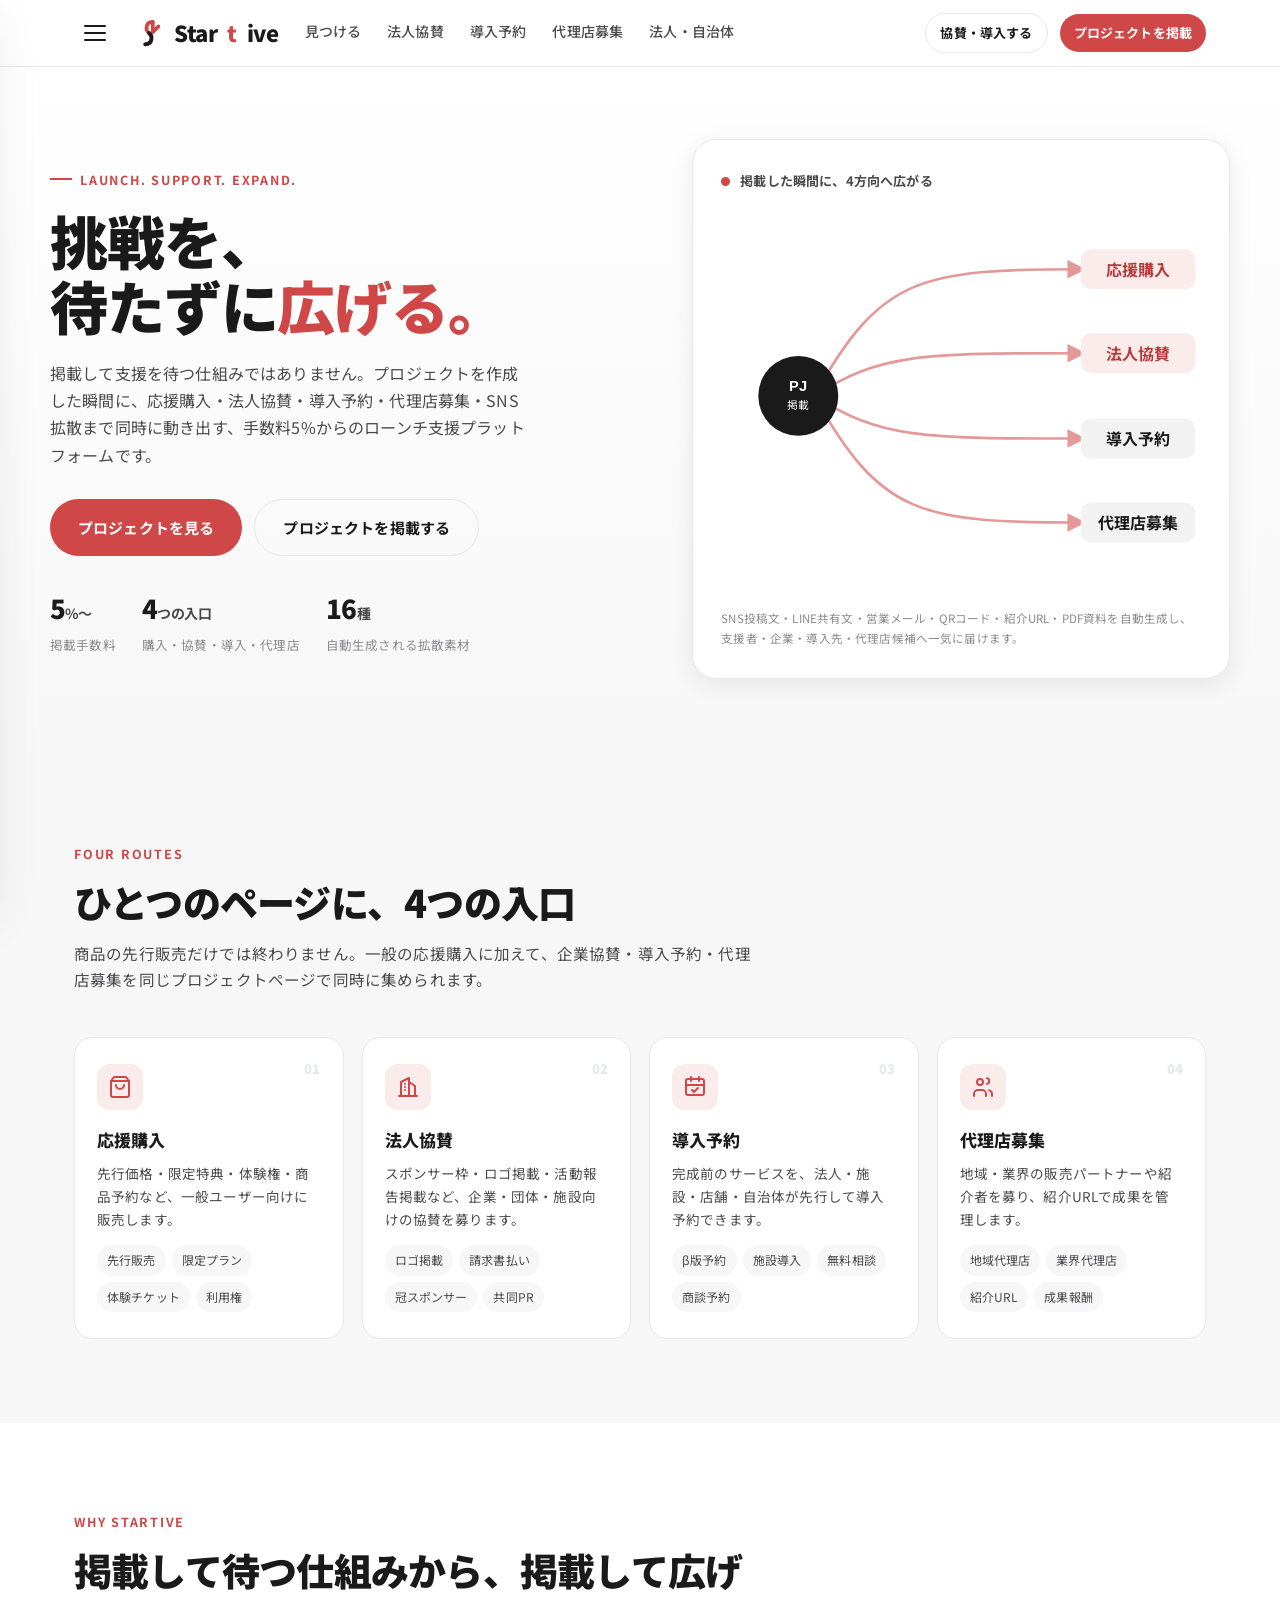
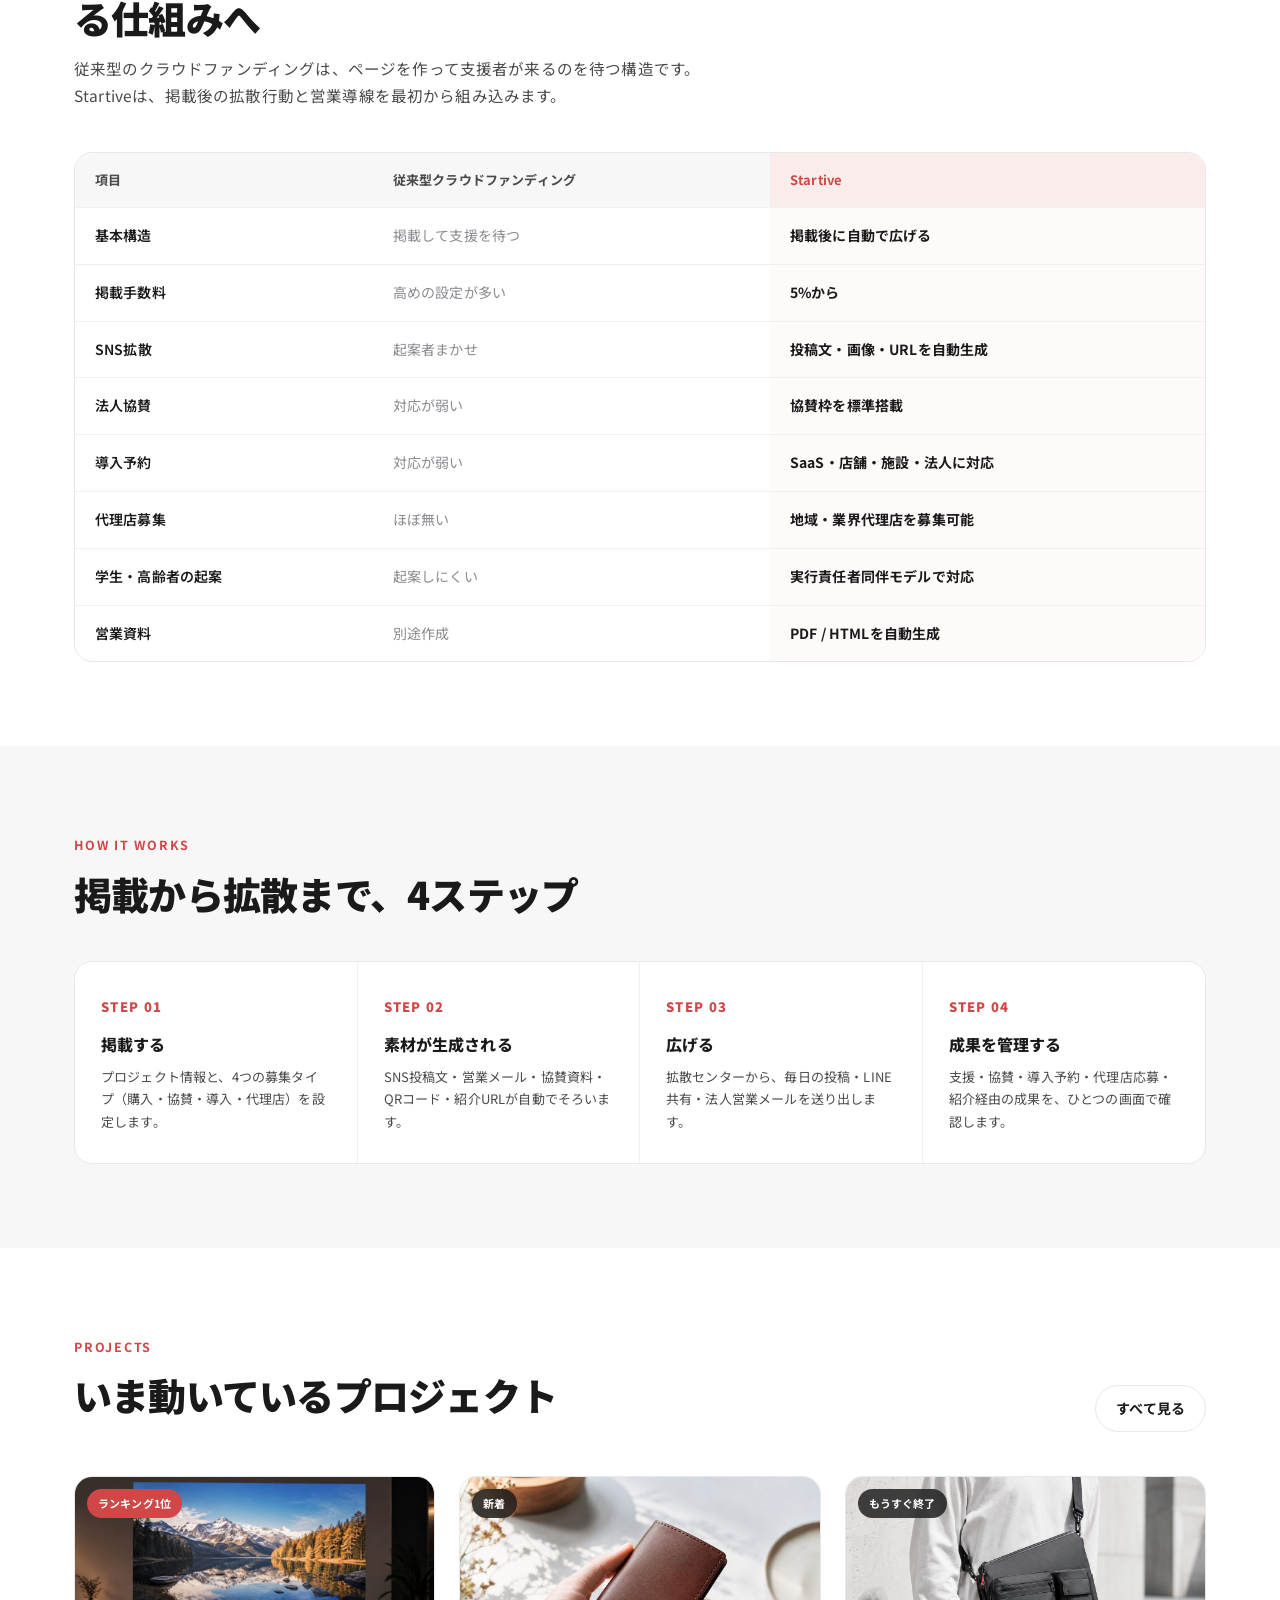
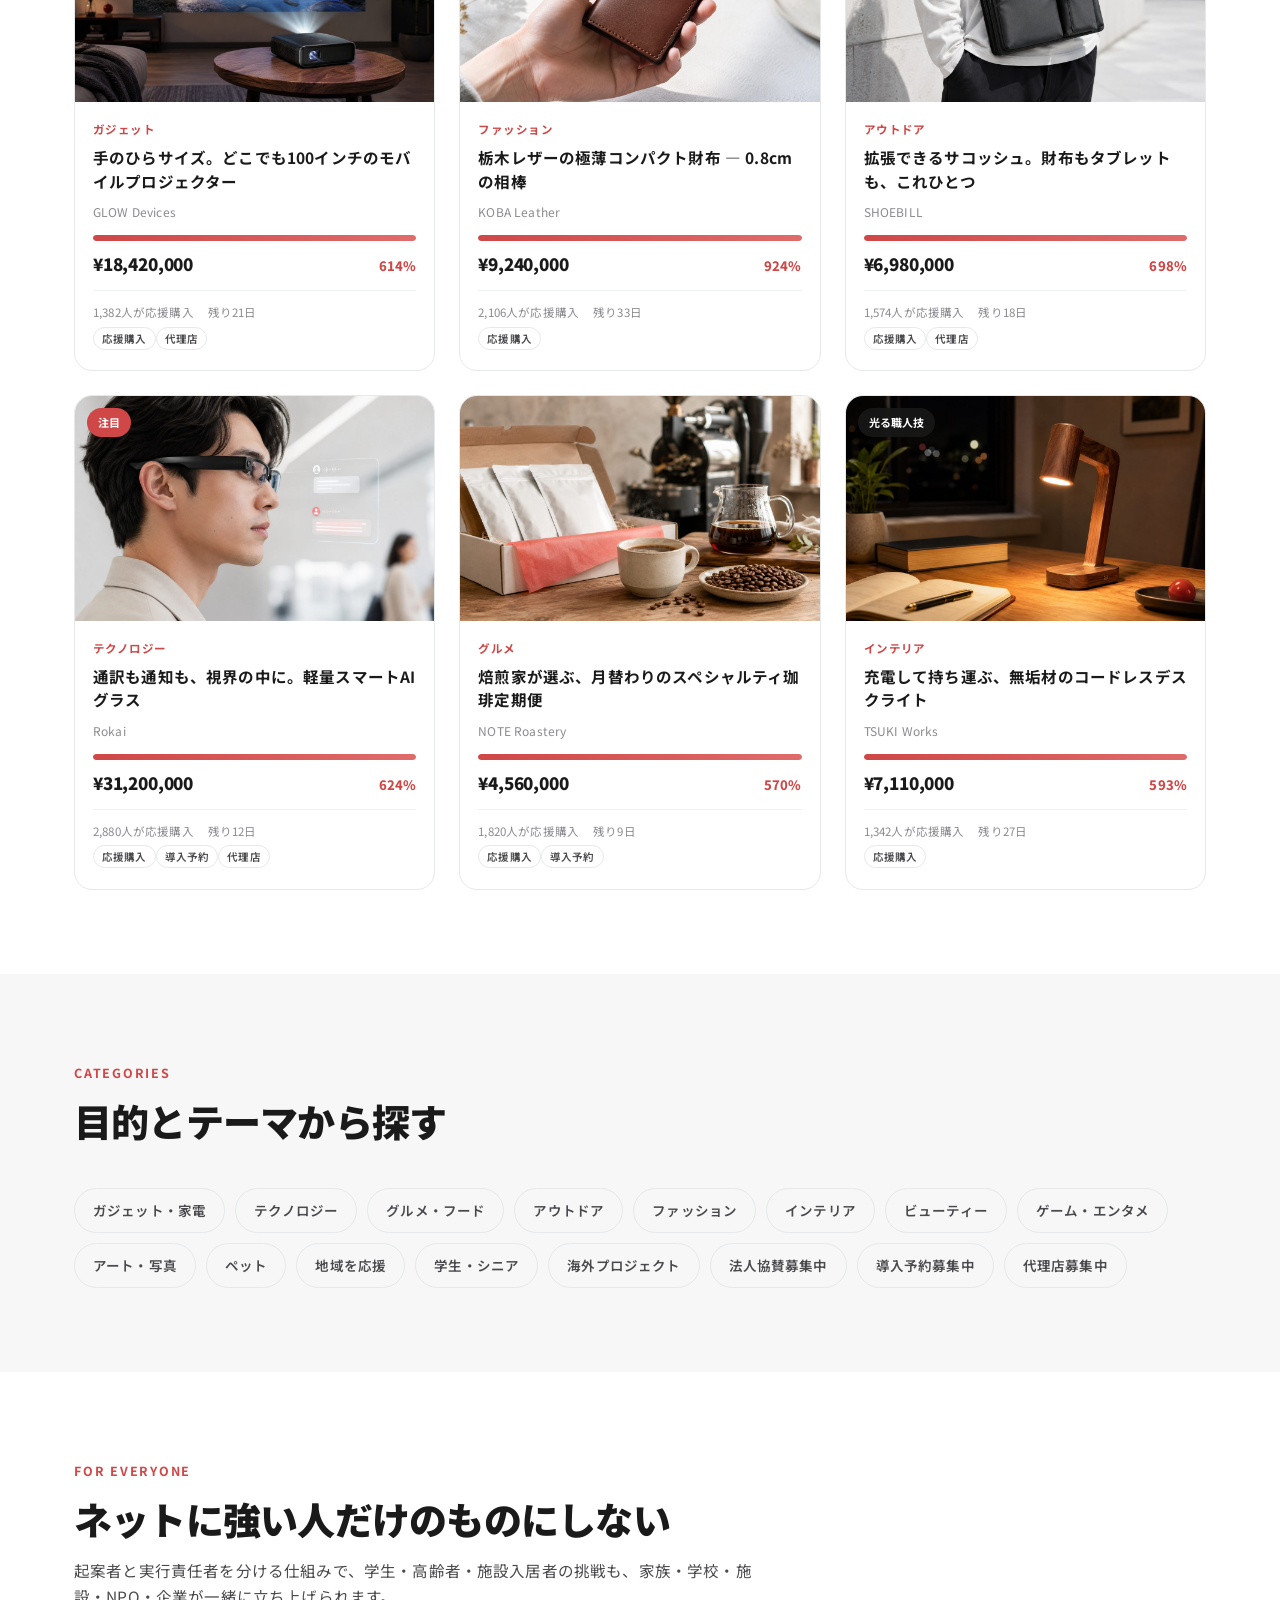
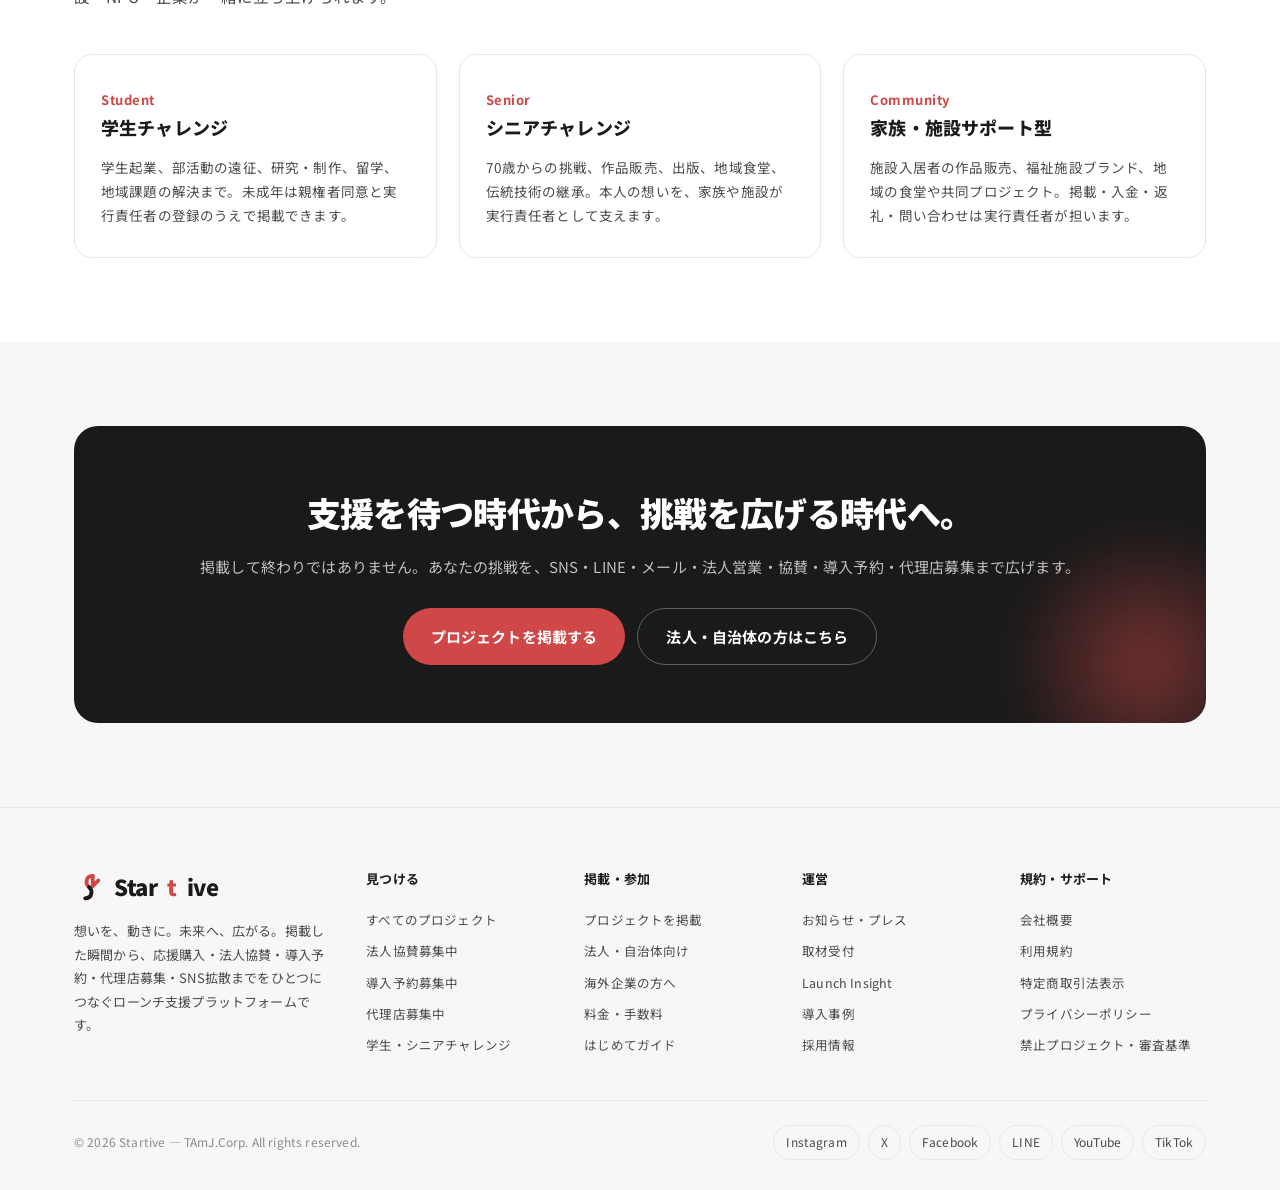
<file: index.html>
<!DOCTYPE html>
<html lang="ja">
<head>
<meta charset="UTF-8">
<meta name="viewport" content="width=device-width, initial-scale=1">
<title>Startive — 挑戦を、待たずに広げる。｜ローンチ支援プラットフォーム</title>
<meta name="description" content="掲載して支援を待つのではなく、掲載した瞬間に広げる。応援購入・法人協賛・導入予約・代理店募集・SNS拡散をひとつにつなぐ、手数料5%からのローンチ支援プラットフォーム。">
<meta property="og:type" content="website">
<meta property="og:title" content="Startive — 挑戦を、待たずに広げる。">
<meta property="og:description" content="応援購入・法人協賛・導入予約・代理店募集・SNS拡散を、ひとつのページで。手数料5%からのローンチ支援プラットフォーム。">
<meta property="og:image" content="https://tamjump.github.io/Startive/assets/img/og.jpg">
<meta property="og:url" content="https://tamjump.github.io/Startive/">
<meta name="twitter:card" content="summary_large_image">
<meta name="twitter:title" content="Startive — 挑戦を、待たずに広げる。">
<meta name="twitter:image" content="https://tamjump.github.io/Startive/assets/img/og.jpg">
<link rel="preconnect" href="https://api.fontshare.com">
<link rel="preconnect" href="https://fonts.googleapis.com">
<link rel="preconnect" href="https://fonts.gstatic.com" crossorigin>
<link href="https://api.fontshare.com/v2/css?f[]=satoshi@400,500,700,900&display=swap" rel="stylesheet">
<link href="https://fonts.googleapis.com/css2?family=Noto+Sans+JP:wght@400;500;700;900&display=swap" rel="stylesheet">
<link rel="stylesheet" href="assets/style.css">
</head>
<body>
<div id="site-header"></div>

<!-- HERO -->
<section class="hero" style="padding:0">
  <div class="wrap hero-in">
    <div>
      <span class="eyebrow">Launch. Support. Expand.</span>
      <h1>挑戦を、<br>待たずに<span class="br">広げる。</span></h1>
      <p class="hero-sub">掲載して支援を待つ仕組みではありません。プロジェクトを作成した瞬間に、応援購入・法人協賛・導入予約・代理店募集・SNS拡散まで同時に動き出す、手数料5%からのローンチ支援プラットフォームです。</p>
      <div class="hero-cta">
        <a class="btn btn-red btn-lg" href="projects.html">プロジェクトを見る</a>
        <a class="btn btn-ghost btn-lg" href="start.html">プロジェクトを掲載する</a>
      </div>
      <div class="hero-meta">
        <div><b>5<span class="u">%〜</span></b><span>掲載手数料</span></div>
        <div><b>4<span class="u">つの入口</span></b><span>購入・協賛・導入・代理店</span></div>
        <div><b>16<span class="u">種</span></b><span>自動生成される拡散素材</span></div>
      </div>
    </div>

    <!-- Signature: one project fans out into four channels -->
    <div class="fan">
      <div class="fan-h"><span class="ping"></span>掲載した瞬間に、4方向へ広がる</div>
      <svg viewBox="0 0 360 300" width="100%" role="img" aria-label="1つのプロジェクトが応援購入・法人協賛・導入予約・代理店募集へ広がる図">
        <defs>
          <marker id="ah" markerWidth="7" markerHeight="7" refX="5" refY="3.5" orient="auto">
            <path d="M0,0 L7,3.5 L0,7 Z" fill="#cf4747"/>
          </marker>
        </defs>
        <g stroke="#cf4747" stroke-width="2" fill="none" marker-end="url(#ah)" opacity=".55">
          <path d="M70,150 C120,60 150,55 270,55"/>
          <path d="M70,150 C120,118 150,118 270,118"/>
          <path d="M70,150 C120,182 150,182 270,182"/>
          <path d="M70,150 C120,240 150,245 270,245"/>
        </g>
        <!-- source node -->
        <circle cx="58" cy="150" r="30" fill="#1a1a1a"/>
        <text x="58" y="146" text-anchor="middle" fill="#fff" font-size="11" font-family="Satoshi,sans-serif" font-weight="700">PJ</text>
        <text x="58" y="160" text-anchor="middle" fill="#fff" font-size="8" font-family="Noto Sans JP">掲載</text>
        <!-- four targets -->
        <g font-family="Noto Sans JP" font-size="12" font-weight="700">
          <g><rect x="270" y="40" width="86" height="30" rx="8" fill="#fbecec"/><text x="313" y="60" text-anchor="middle" fill="#b83b3b">応援購入</text></g>
          <g><rect x="270" y="103" width="86" height="30" rx="8" fill="#fbecec"/><text x="313" y="123" text-anchor="middle" fill="#b83b3b">法人協賛</text></g>
          <g><rect x="270" y="167" width="86" height="30" rx="8" fill="#f2f2f3"/><text x="313" y="187" text-anchor="middle" fill="#1a1a1a">導入予約</text></g>
          <g><rect x="270" y="230" width="86" height="30" rx="8" fill="#f2f2f3"/><text x="313" y="250" text-anchor="middle" fill="#1a1a1a">代理店募集</text></g>
        </g>
      </svg>
      <p class="note" style="margin:6px 0 0">SNS投稿文・LINE共有文・営業メール・QRコード・紹介URL・PDF資料を自動生成し、支援者・企業・導入先・代理店候補へ一気に届けます。</p>
    </div>
  </div>
</section>

<!-- FOUR ROUTES -->
<section class="mist">
  <div class="wrap">
    <div class="sec-head">
      <span class="sec-eye">Four Routes</span>
      <h2>ひとつのページに、4つの入口</h2>
      <p>商品の先行販売だけでは終わりません。一般の応援購入に加えて、企業協賛・導入予約・代理店募集を同じプロジェクトページで同時に集められます。</p>
    </div>
    <div class="routes">
      <div class="route">
        <span class="num">01</span>
        <div class="ic"><svg viewBox="0 0 24 24" fill="none" stroke-width="2" stroke-linecap="round" stroke-linejoin="round"><path d="M6 2 3 6v14a2 2 0 0 0 2 2h14a2 2 0 0 0 2-2V6l-3-4Z"/><path d="M3 6h18"/><path d="M16 10a4 4 0 0 1-8 0"/></svg></div>
        <h3>応援購入</h3>
        <p>先行価格・限定特典・体験権・商品予約など、一般ユーザー向けに販売します。</p>
        <ul><li>先行販売</li><li>限定プラン</li><li>体験チケット</li><li>利用権</li></ul>
      </div>
      <div class="route">
        <span class="num">02</span>
        <div class="ic"><svg viewBox="0 0 24 24" fill="none" stroke-width="2" stroke-linecap="round" stroke-linejoin="round"><path d="M3 21h18"/><path d="M5 21V7l8-4v18"/><path d="M19 21V11l-6-4"/><path d="M9 9v.01M9 12v.01M9 15v.01"/></svg></div>
        <h3>法人協賛</h3>
        <p>スポンサー枠・ロゴ掲載・活動報告掲載など、企業・団体・施設向けの協賛を募ります。</p>
        <ul><li>ロゴ掲載</li><li>請求書払い</li><li>冠スポンサー</li><li>共同PR</li></ul>
      </div>
      <div class="route">
        <span class="num">03</span>
        <div class="ic"><svg viewBox="0 0 24 24" fill="none" stroke-width="2" stroke-linecap="round" stroke-linejoin="round"><rect x="3" y="4" width="18" height="16" rx="2"/><path d="M3 10h18"/><path d="M8 2v4M16 2v4"/><path d="m9 15 2 2 4-4"/></svg></div>
        <h3>導入予約</h3>
        <p>完成前のサービスを、法人・施設・店舗・自治体が先行して導入予約できます。</p>
        <ul><li>β版予約</li><li>施設導入</li><li>無料相談</li><li>商談予約</li></ul>
      </div>
      <div class="route">
        <span class="num">04</span>
        <div class="ic"><svg viewBox="0 0 24 24" fill="none" stroke-width="2" stroke-linecap="round" stroke-linejoin="round"><circle cx="9" cy="7" r="3"/><path d="M3 21v-2a4 4 0 0 1 4-4h4a4 4 0 0 1 4 4v2"/><path d="M16 3.1a3 3 0 0 1 0 5.8"/><path d="M21 21v-2a4 4 0 0 0-3-3.85"/></svg></div>
        <h3>代理店募集</h3>
        <p>地域・業界の販売パートナーや紹介者を募り、紹介URLで成果を管理します。</p>
        <ul><li>地域代理店</li><li>業界代理店</li><li>紹介URL</li><li>成果報酬</li></ul>
      </div>
    </div>
  </div>
</section>

<!-- COMPARE -->
<section>
  <div class="wrap">
    <div class="sec-head">
      <span class="sec-eye">Why Startive</span>
      <h2>掲載して待つ仕組みから、掲載して広げる仕組みへ</h2>
      <p>従来型のクラウドファンディングは、ページを作って支援者が来るのを待つ構造です。Startiveは、掲載後の拡散行動と営業導線を最初から組み込みます。</p>
    </div>
    <table class="cmp">
      <thead><tr><th>項目</th><th>従来型クラウドファンディング</th><th class="us">Startive</th></tr></thead>
      <tbody>
        <tr><td class="lbl">基本構造</td><td class="old">掲載して支援を待つ</td><td class="us">掲載後に自動で広げる</td></tr>
        <tr><td class="lbl">掲載手数料</td><td class="old">高めの設定が多い</td><td class="us">5%から</td></tr>
        <tr><td class="lbl">SNS拡散</td><td class="old">起案者まかせ</td><td class="us">投稿文・画像・URLを自動生成</td></tr>
        <tr><td class="lbl">法人協賛</td><td class="old">対応が弱い</td><td class="us">協賛枠を標準搭載</td></tr>
        <tr><td class="lbl">導入予約</td><td class="old">対応が弱い</td><td class="us">SaaS・店舗・施設・法人に対応</td></tr>
        <tr><td class="lbl">代理店募集</td><td class="old">ほぼ無い</td><td class="us">地域・業界代理店を募集可能</td></tr>
        <tr><td class="lbl">学生・高齢者の起案</td><td class="old">起案しにくい</td><td class="us">実行責任者同伴モデルで対応</td></tr>
        <tr><td class="lbl">営業資料</td><td class="old">別途作成</td><td class="us">PDF / HTMLを自動生成</td></tr>
      </tbody>
    </table>
  </div>
</section>

<!-- HOW IT WORKS -->
<section class="mist">
  <div class="wrap">
    <div class="sec-head">
      <span class="sec-eye">How it works</span>
      <h2>掲載から拡散まで、4ステップ</h2>
    </div>
    <div class="steps">
      <div class="step"><span class="n">STEP 01</span><h4>掲載する</h4><p>プロジェクト情報と、4つの募集タイプ（購入・協賛・導入・代理店）を設定します。</p></div>
      <div class="step"><span class="n">STEP 02</span><h4>素材が生成される</h4><p>SNS投稿文・営業メール・協賛資料・QRコード・紹介URLが自動でそろいます。</p></div>
      <div class="step"><span class="n">STEP 03</span><h4>広げる</h4><p>拡散センターから、毎日の投稿・LINE共有・法人営業メールを送り出します。</p></div>
      <div class="step"><span class="n">STEP 04</span><h4>成果を管理する</h4><p>支援・協賛・導入予約・代理店応募・紹介経由の成果を、ひとつの画面で確認します。</p></div>
    </div>
  </div>
</section>

<!-- PROJECTS -->
<section>
  <div class="wrap">
    <div class="sec-head" style="display:flex;justify-content:space-between;align-items:flex-end;max-width:none">
      <div style="max-width:680px">
        <span class="sec-eye">Projects</span>
        <h2>いま動いているプロジェクト</h2>
      </div>
      <a class="btn btn-ghost" href="projects.html">すべて見る</a>
    </div>
    <div class="grid" id="projGrid"></div>
  </div>
</section>

<!-- CATEGORIES -->
<section class="mist">
  <div class="wrap">
    <div class="sec-head">
      <span class="sec-eye">Categories</span>
      <h2>目的とテーマから探す</h2>
    </div>
    <div class="cats">
      <a class="cat-pill" href="projects.html">ガジェット・家電</a>
      <a class="cat-pill" href="projects.html">テクノロジー</a>
      <a class="cat-pill" href="projects.html">グルメ・フード</a>
      <a class="cat-pill" href="projects.html">アウトドア</a>
      <a class="cat-pill" href="projects.html">ファッション</a>
      <a class="cat-pill" href="projects.html">インテリア</a>
      <a class="cat-pill" href="projects.html">ビューティー</a>
      <a class="cat-pill" href="projects.html">ゲーム・エンタメ</a>
      <a class="cat-pill" href="projects.html">アート・写真</a>
      <a class="cat-pill" href="projects.html">ペット</a>
      <a class="cat-pill" href="projects.html">地域を応援</a>
      <a class="cat-pill" href="projects.html">学生・シニア</a>
      <a class="cat-pill" href="projects.html">海外プロジェクト</a>
      <a class="cat-pill" href="projects.html?type=corp">法人協賛募集中</a>
      <a class="cat-pill" href="projects.html?type=adopt">導入予約募集中</a>
      <a class="cat-pill" href="projects.html?type=agent">代理店募集中</a>
    </div>
  </div>
</section>

<!-- AUDIENCE -->
<section>
  <div class="wrap">
    <div class="sec-head">
      <span class="sec-eye">For everyone</span>
      <h2>ネットに強い人だけのものにしない</h2>
      <p>起案者と実行責任者を分ける仕組みで、学生・高齢者・施設入居者の挑戦も、家族・学校・施設・NPO・企業が一緒に立ち上げられます。</p>
    </div>
    <div class="aud">
      <div class="aud-c"><span class="lead">Student</span><h3>学生チャレンジ</h3><p>学生起業、部活動の遠征、研究・制作、留学、地域課題の解決まで。未成年は親権者同意と実行責任者の登録のうえで掲載できます。</p></div>
      <div class="aud-c"><span class="lead">Senior</span><h3>シニアチャレンジ</h3><p>70歳からの挑戦、作品販売、出版、地域食堂、伝統技術の継承。本人の想いを、家族や施設が実行責任者として支えます。</p></div>
      <div class="aud-c"><span class="lead">Community</span><h3>家族・施設サポート型</h3><p>施設入居者の作品販売、福祉施設ブランド、地域の食堂や共同プロジェクト。掲載・入金・返礼・問い合わせは実行責任者が担います。</p></div>
    </div>
  </div>
</section>

<!-- CTA -->
<section class="mist">
  <div class="wrap">
    <div class="cta-band">
      <h2>支援を待つ時代から、挑戦を広げる時代へ。</h2>
      <p>掲載して終わりではありません。あなたの挑戦を、SNS・LINE・メール・法人営業・協賛・導入予約・代理店募集まで広げます。</p>
      <div class="hero-cta">
        <a class="btn btn-red btn-lg" href="start.html">プロジェクトを掲載する</a>
        <a class="btn btn-ghost btn-lg" href="business.html" style="border-color:rgba(255,255,255,.3);color:#fff">法人・自治体の方はこちら</a>
      </div>
    </div>
  </div>
</section>

<div id="site-footer"></div>
<script src="assets/app.js"></script>
<script src="assets/projects-data.js"></script>
<script>
(function(){
  var grid=document.getElementById('projGrid');
  if(!grid||!window.STARTIVE_PROJECTS) return;
  grid.innerHTML = window.STARTIVE_PROJECTS.slice(0,6).map(window.renderCard).join('');
})();
</script>
</body>
</html>
</file>
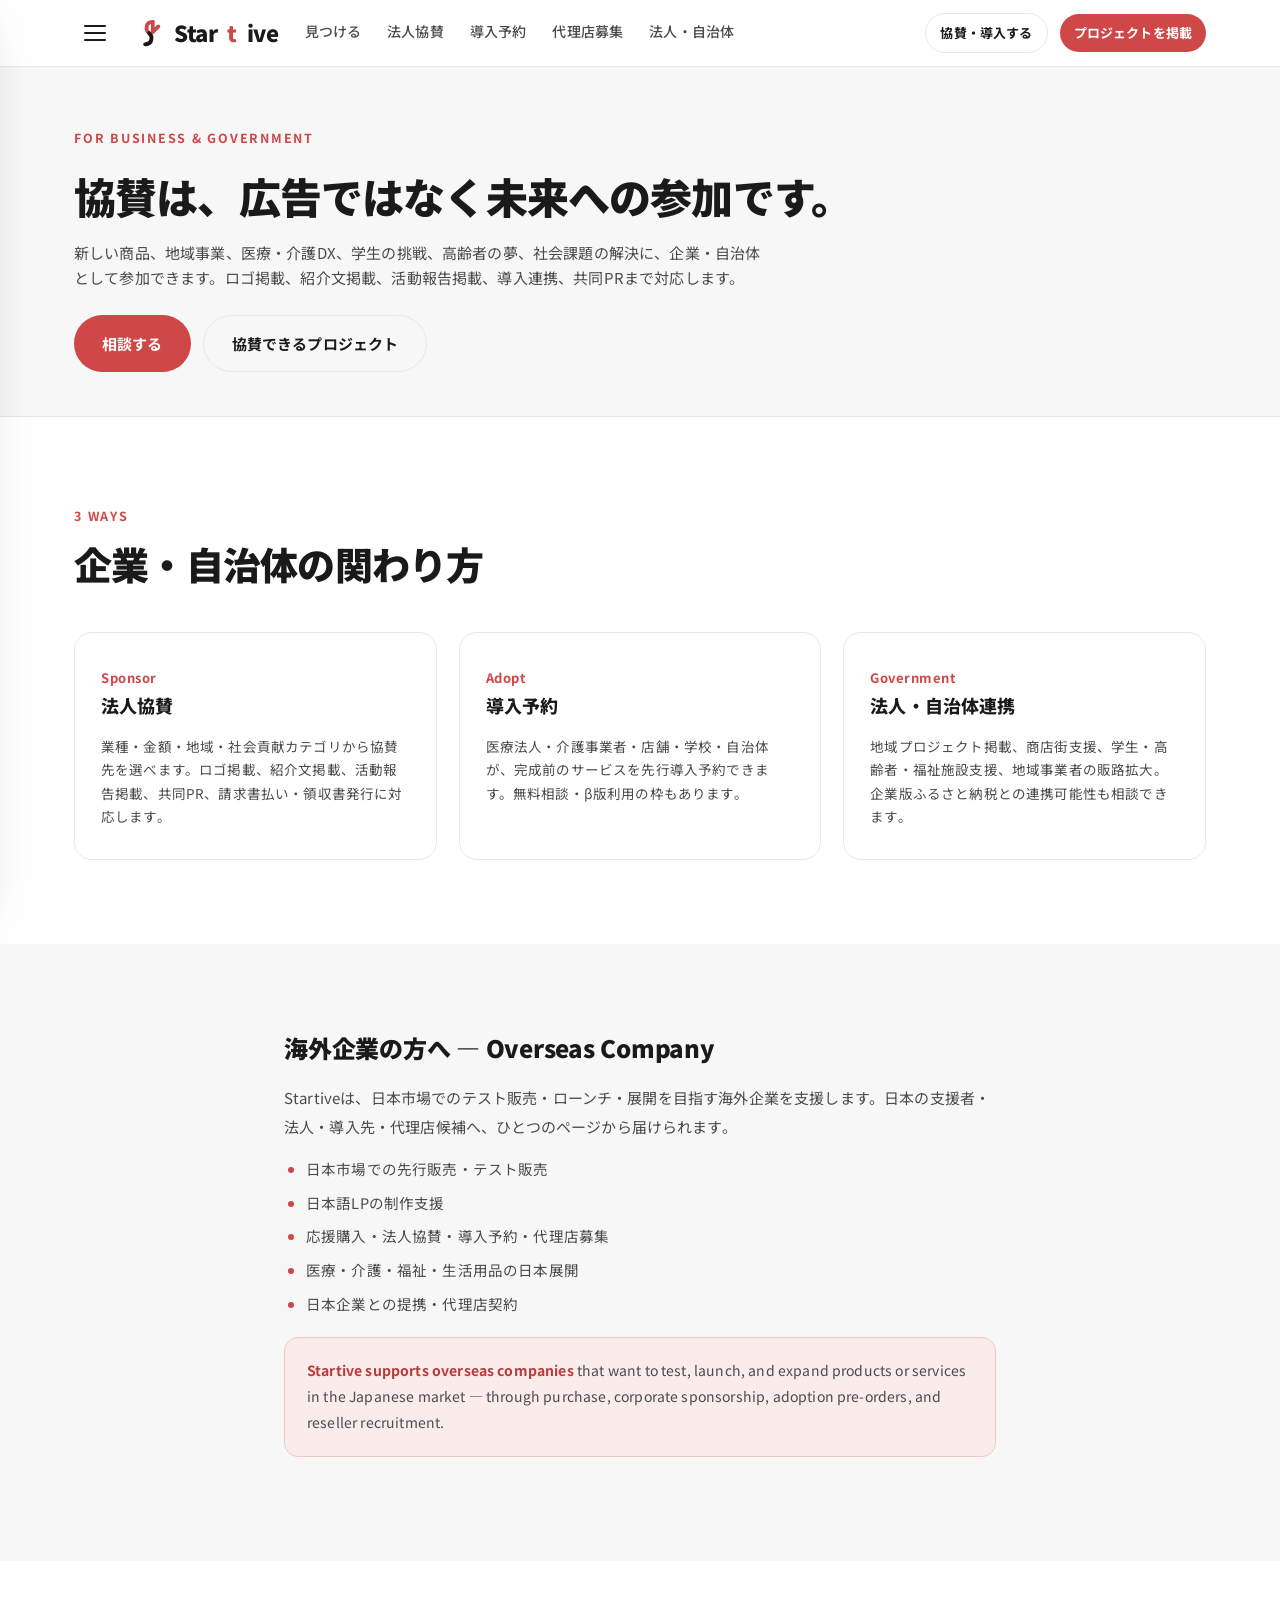
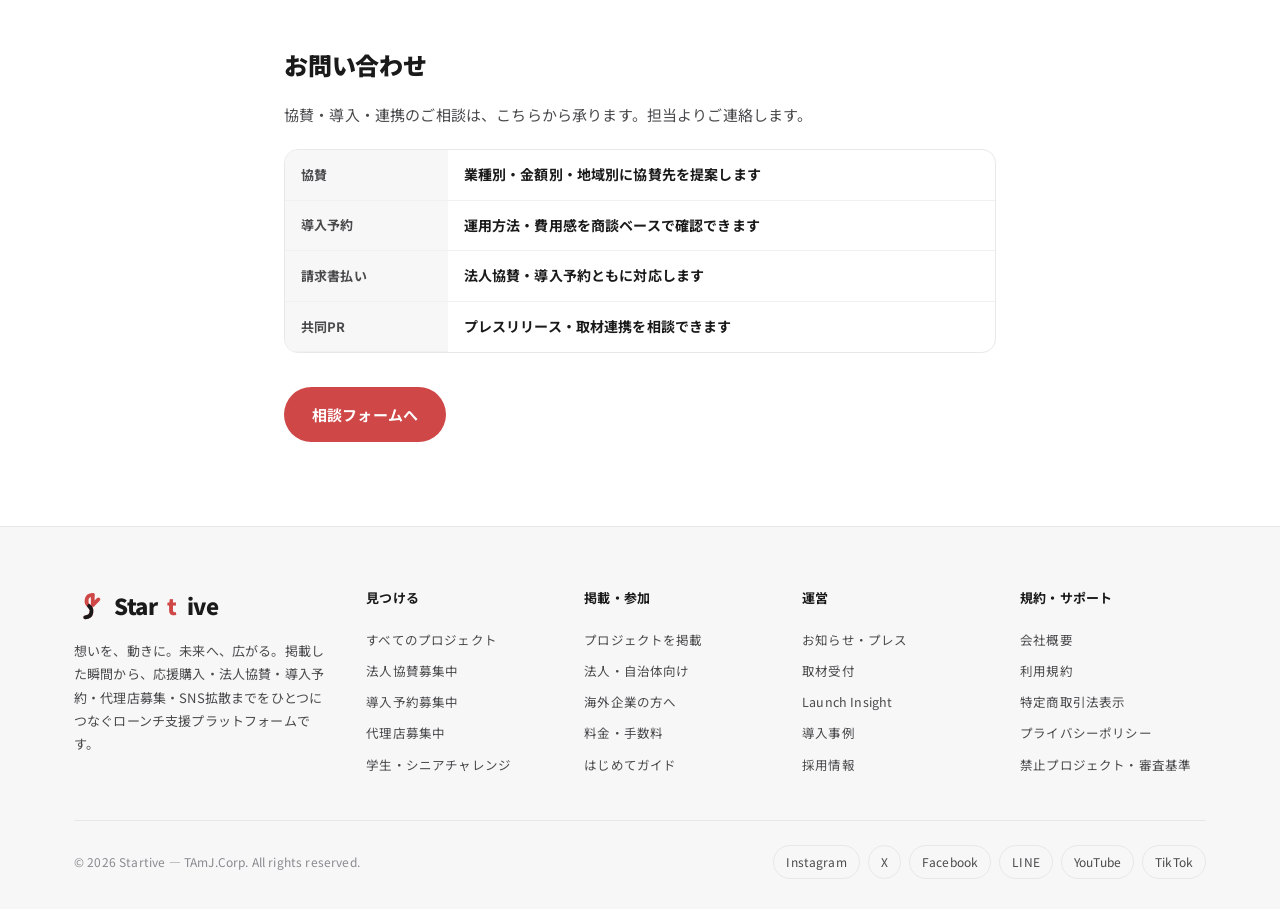
<file: business.html>
<!DOCTYPE html>
<html lang="ja">
<head>
<meta charset="UTF-8"><meta name="viewport" content="width=device-width, initial-scale=1">
<title>法人・自治体・海外企業の方へ｜Startive</title>
<link href="https://api.fontshare.com/v2/css?f[]=satoshi@400,500,700,900&display=swap" rel="stylesheet">
<link href="https://fonts.googleapis.com/css2?family=Noto+Sans+JP:wght@400;500;700;900&display=swap" rel="stylesheet">
<link rel="stylesheet" href="assets/style.css">
</head>
<body>
<div id="site-header"></div>

<div class="page-hero">
  <div class="wrap">
    <span class="sec-eye">For business & government</span>
    <h1>協賛は、広告ではなく未来への参加です。</h1>
    <p>新しい商品、地域事業、医療・介護DX、学生の挑戦、高齢者の夢、社会課題の解決に、企業・自治体として参加できます。ロゴ掲載、紹介文掲載、活動報告掲載、導入連携、共同PRまで対応します。</p>
    <div class="hero-cta" style="margin-top:24px">
      <a class="btn btn-red btn-lg" href="#contact">相談する</a>
      <a class="btn btn-ghost btn-lg" href="projects.html?type=corp">協賛できるプロジェクト</a>
    </div>
  </div>
</div>

<section><div class="wrap">
  <div class="sec-head"><span class="sec-eye">3 ways</span><h2>企業・自治体の関わり方</h2></div>
  <div class="aud">
    <div class="aud-c"><span class="lead">Sponsor</span><h3>法人協賛</h3><p>業種・金額・地域・社会貢献カテゴリから協賛先を選べます。ロゴ掲載、紹介文掲載、活動報告掲載、共同PR、請求書払い・領収書発行に対応します。</p></div>
    <div class="aud-c"><span class="lead">Adopt</span><h3>導入予約</h3><p>医療法人・介護事業者・店舗・学校・自治体が、完成前のサービスを先行導入予約できます。無料相談・β版利用の枠もあります。</p></div>
    <div class="aud-c"><span class="lead">Government</span><h3>法人・自治体連携</h3><p>地域プロジェクト掲載、商店街支援、学生・高齢者・福祉施設支援、地域事業者の販路拡大。企業版ふるさと納税との連携可能性も相談できます。</p></div>
  </div>
</div></section>

<section class="mist"><div class="wrap prose">
  <h2>海外企業の方へ — Overseas Company</h2>
  <p>Startiveは、日本市場でのテスト販売・ローンチ・展開を目指す海外企業を支援します。日本の支援者・法人・導入先・代理店候補へ、ひとつのページから届けられます。</p>
  <ul>
    <li>日本市場での先行販売・テスト販売</li>
    <li>日本語LPの制作支援</li>
    <li>応援購入・法人協賛・導入予約・代理店募集</li>
    <li>医療・介護・福祉・生活用品の日本展開</li>
    <li>日本企業との提携・代理店契約</li>
  </ul>
  <div class="callout"><b>Startive supports overseas companies</b> that want to test, launch, and expand products or services in the Japanese market — through purchase, corporate sponsorship, adoption pre-orders, and reseller recruitment.</div>
</div></section>

<section id="contact"><div class="wrap prose">
  <h2>お問い合わせ</h2>
  <p>協賛・導入・連携のご相談は、こちらから承ります。担当よりご連絡します。</p>
  <table class="tbl">
    <tr><th>協賛</th><td>業種別・金額別・地域別に協賛先を提案します</td></tr>
    <tr><th>導入予約</th><td>運用方法・費用感を商談ベースで確認できます</td></tr>
    <tr><th>請求書払い</th><td>法人協賛・導入予約ともに対応します</td></tr>
    <tr><th>共同PR</th><td>プレスリリース・取材連携を相談できます</td></tr>
  </table>
  <a class="btn btn-red btn-lg" href="#" style="margin-top:14px">相談フォームへ</a>
</div></section>

<div id="site-footer"></div>
<script src="assets/app.js"></script>
</body>
</html>
</file>
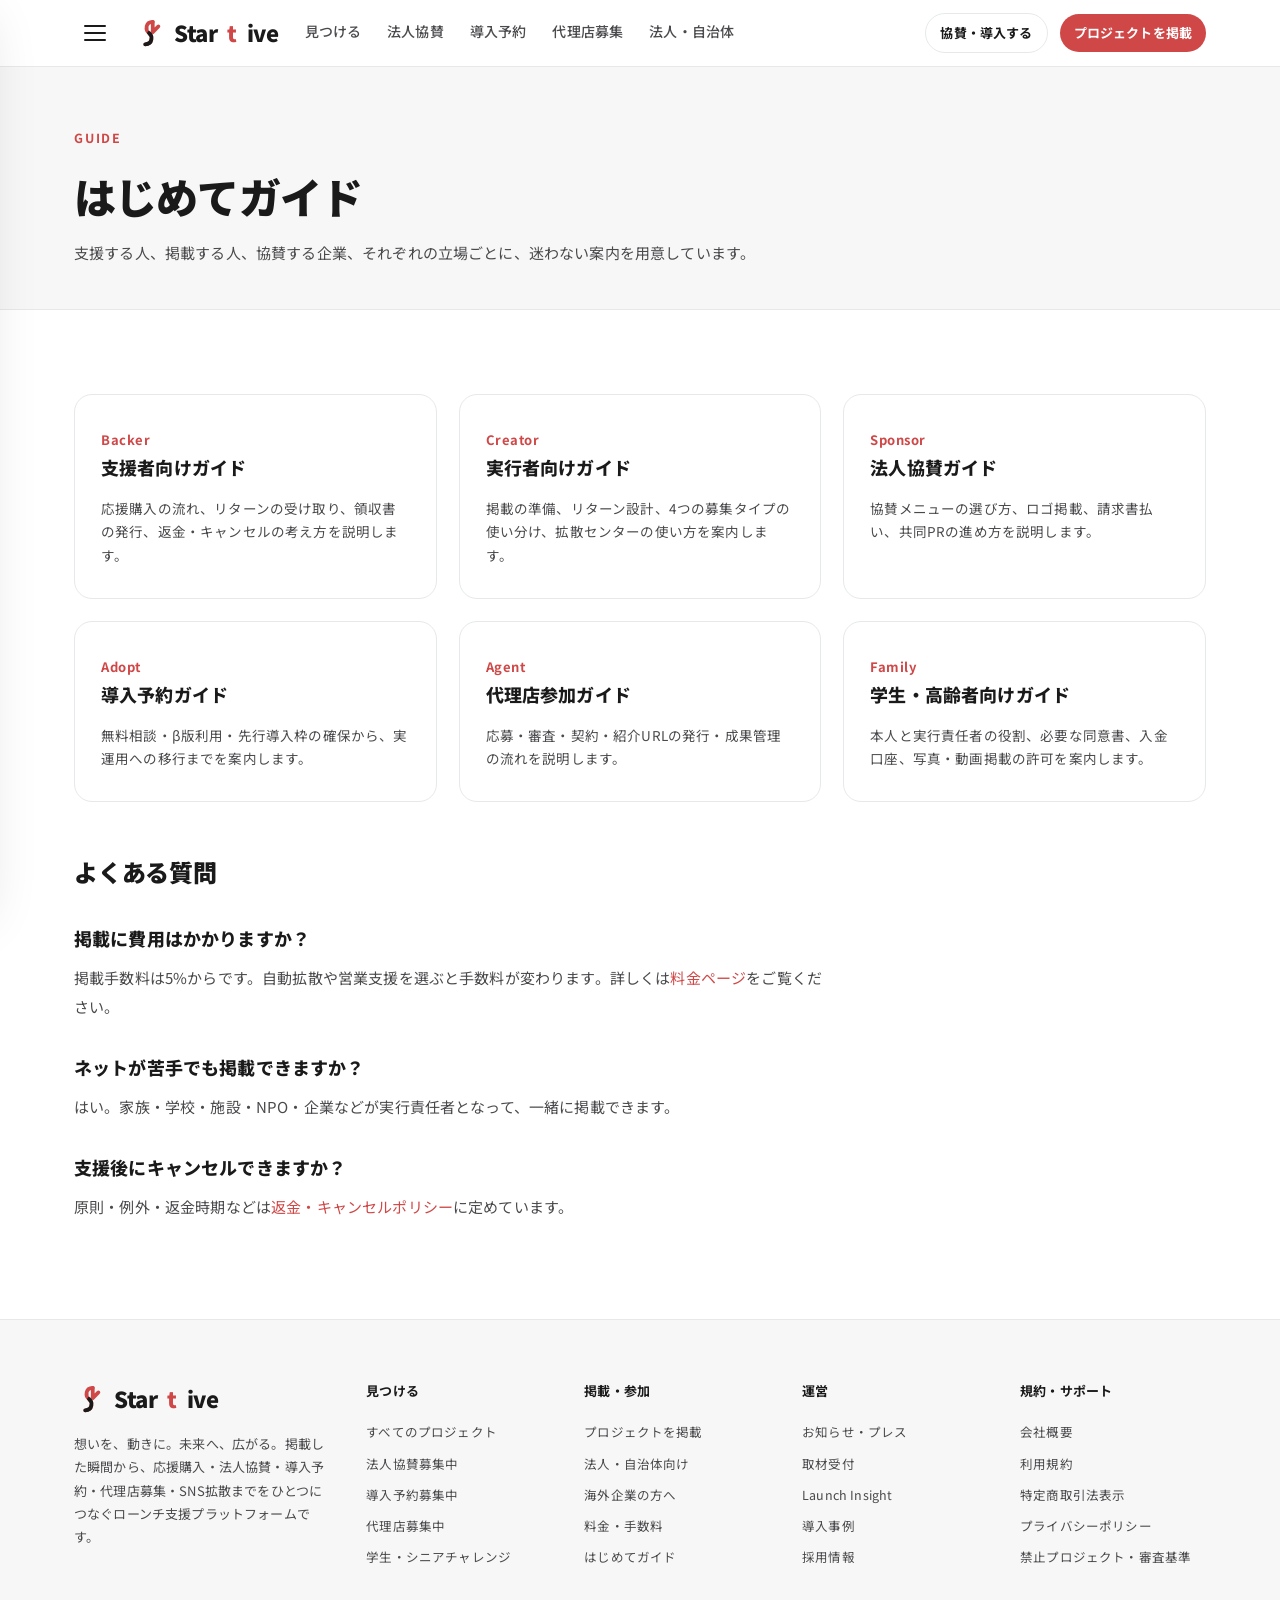
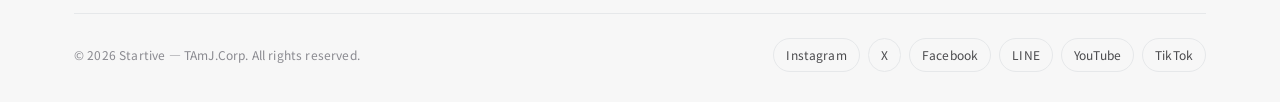
<file: guide.html>
<!DOCTYPE html>
<html lang="ja">
<head>
<meta charset="UTF-8"><meta name="viewport" content="width=device-width, initial-scale=1">
<title>はじめてガイド｜Startive</title>
<link href="https://api.fontshare.com/v2/css?f[]=satoshi@400,500,700,900&display=swap" rel="stylesheet">
<link href="https://fonts.googleapis.com/css2?family=Noto+Sans+JP:wght@400;500;700;900&display=swap" rel="stylesheet">
<link rel="stylesheet" href="assets/style.css">
</head>
<body>
<div id="site-header"></div>

<div class="page-hero">
  <div class="wrap">
    <span class="sec-eye">Guide</span>
    <h1>はじめてガイド</h1>
    <p>支援する人、掲載する人、協賛する企業、それぞれの立場ごとに、迷わない案内を用意しています。</p>
  </div>
</div>

<section><div class="wrap">
  <div class="aud">
    <div class="aud-c"><span class="lead">Backer</span><h3>支援者向けガイド</h3><p>応援購入の流れ、リターンの受け取り、領収書の発行、返金・キャンセルの考え方を説明します。</p></div>
    <div class="aud-c"><span class="lead">Creator</span><h3>実行者向けガイド</h3><p>掲載の準備、リターン設計、4つの募集タイプの使い分け、拡散センターの使い方を案内します。</p></div>
    <div class="aud-c"><span class="lead">Sponsor</span><h3>法人協賛ガイド</h3><p>協賛メニューの選び方、ロゴ掲載、請求書払い、共同PRの進め方を説明します。</p></div>
    <div class="aud-c"><span class="lead">Adopt</span><h3>導入予約ガイド</h3><p>無料相談・β版利用・先行導入枠の確保から、実運用への移行までを案内します。</p></div>
    <div class="aud-c"><span class="lead">Agent</span><h3>代理店参加ガイド</h3><p>応募・審査・契約・紹介URLの発行・成果管理の流れを説明します。</p></div>
    <div class="aud-c"><span class="lead">Family</span><h3>学生・高齢者向けガイド</h3><p>本人と実行責任者の役割、必要な同意書、入金口座、写真・動画掲載の許可を案内します。</p></div>
  </div>

  <div class="prose" style="margin-top:50px">
    <h2>よくある質問</h2>
    <h3>掲載に費用はかかりますか？</h3>
    <p>掲載手数料は5%からです。自動拡散や営業支援を選ぶと手数料が変わります。詳しくは<a href="pricing.html" style="color:var(--red)">料金ページ</a>をご覧ください。</p>
    <h3>ネットが苦手でも掲載できますか？</h3>
    <p>はい。家族・学校・施設・NPO・企業などが実行責任者となって、一緒に掲載できます。</p>
    <h3>支援後にキャンセルできますか？</h3>
    <p>原則・例外・返金時期などは<a href="legal.html" style="color:var(--red)">返金・キャンセルポリシー</a>に定めています。</p>
  </div>
</div></section>

<div id="site-footer"></div>
<script src="assets/app.js"></script>
</body>
</html>
</file>
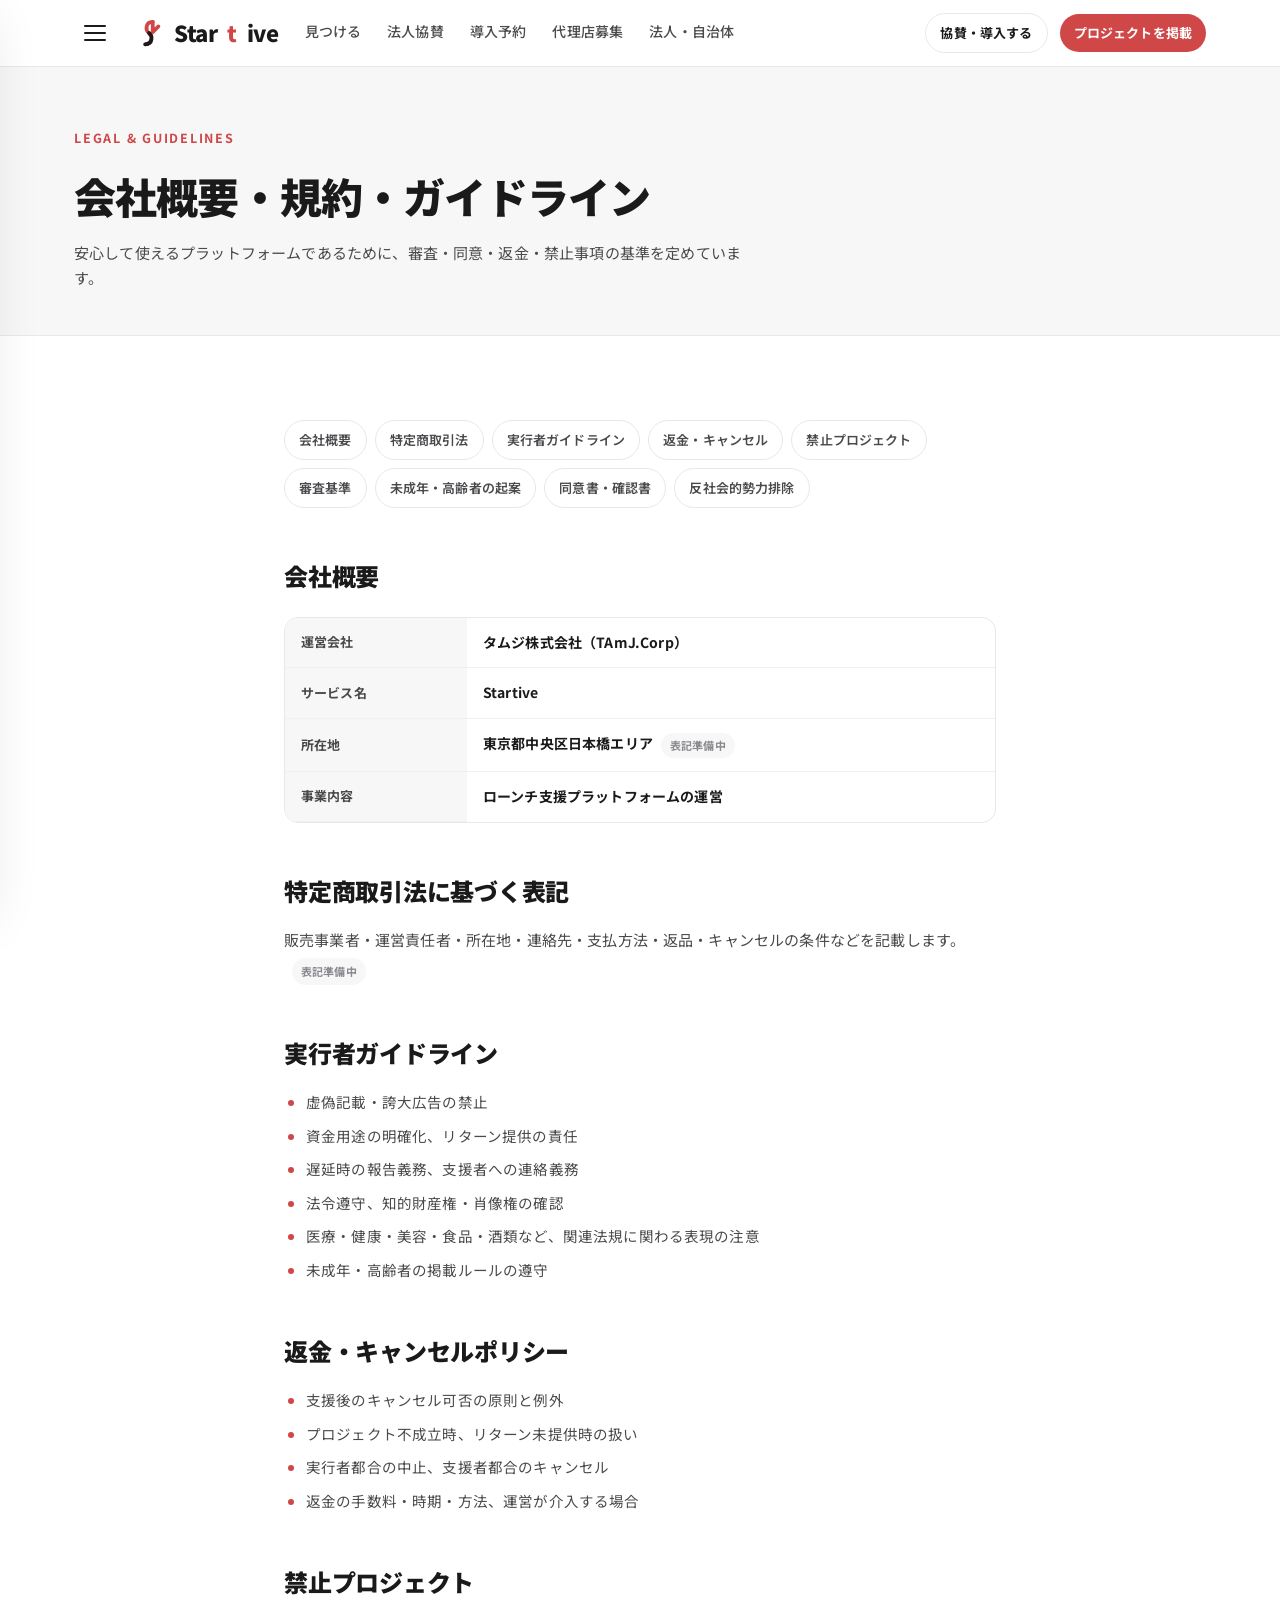
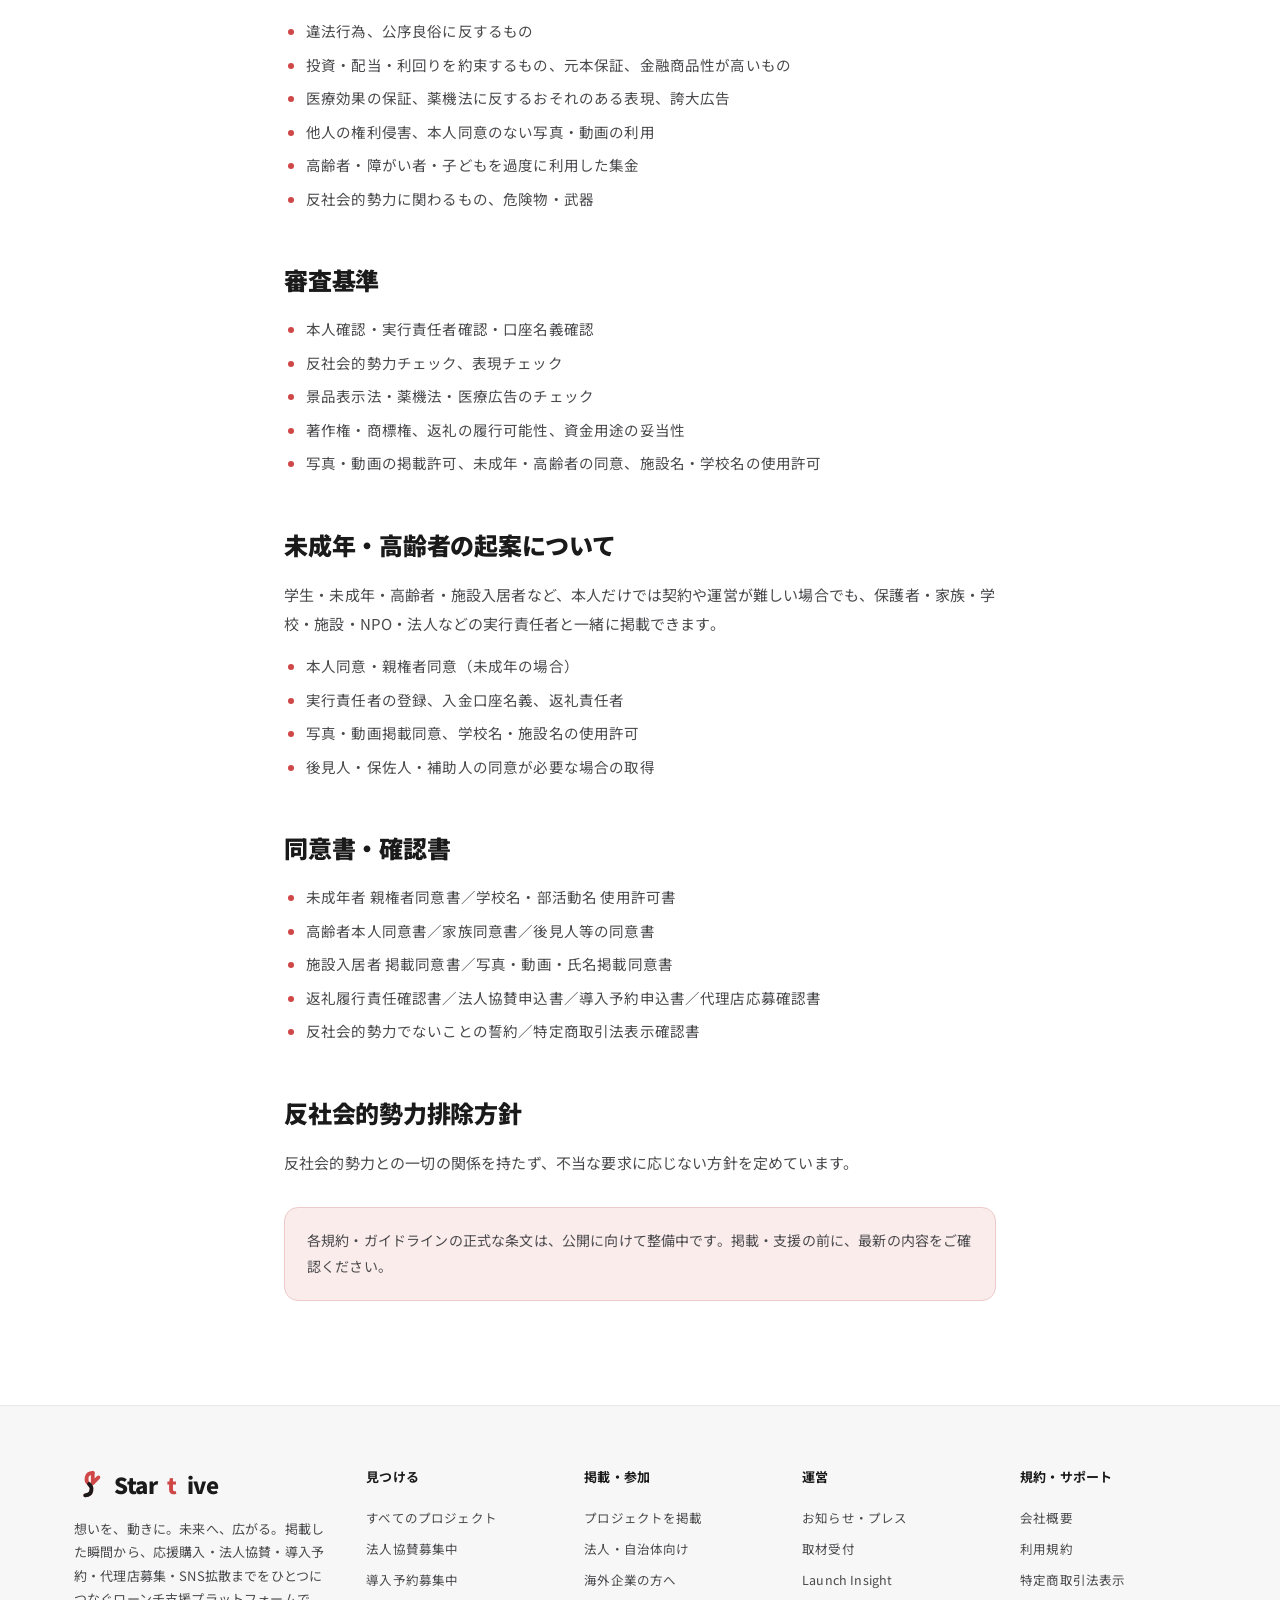
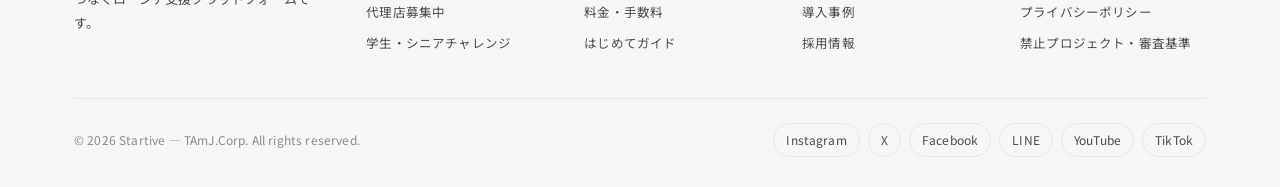
<file: legal.html>
<!DOCTYPE html>
<html lang="ja">
<head>
<meta charset="UTF-8"><meta name="viewport" content="width=device-width, initial-scale=1">
<title>会社概要・規約・ガイドライン｜Startive</title>
<link href="https://api.fontshare.com/v2/css?f[]=satoshi@400,500,700,900&display=swap" rel="stylesheet">
<link href="https://fonts.googleapis.com/css2?family=Noto+Sans+JP:wght@400;500;700;900&display=swap" rel="stylesheet">
<link rel="stylesheet" href="assets/style.css">
</head>
<body>
<div id="site-header"></div>

<div class="page-hero">
  <div class="wrap">
    <span class="sec-eye">Legal & Guidelines</span>
    <h1>会社概要・規約・ガイドライン</h1>
    <p>安心して使えるプラットフォームであるために、審査・同意・返金・禁止事項の基準を定めています。</p>
  </div>
</div>

<section><div class="wrap prose">
  <div class="toc">
    <a href="#company">会社概要</a>
    <a href="#tokushoho">特定商取引法</a>
    <a href="#creator">実行者ガイドライン</a>
    <a href="#refund">返金・キャンセル</a>
    <a href="#prohibited">禁止プロジェクト</a>
    <a href="#review">審査基準</a>
    <a href="#minor">未成年・高齢者の起案</a>
    <a href="#consent">同意書・確認書</a>
    <a href="#antisocial">反社会的勢力排除</a>
  </div>

  <h2 id="company">会社概要</h2>
  <table class="tbl">
    <tr><th>運営会社</th><td>タムジ株式会社（TAmJ.Corp）</td></tr>
    <tr><th>サービス名</th><td>Startive</td></tr>
    <tr><th>所在地</th><td>東京都中央区日本橋エリア<span class="soon">表記準備中</span></td></tr>
    <tr><th>事業内容</th><td>ローンチ支援プラットフォームの運営</td></tr>
  </table>

  <h2 id="tokushoho">特定商取引法に基づく表記</h2>
  <p>販売事業者・運営責任者・所在地・連絡先・支払方法・返品・キャンセルの条件などを記載します。<span class="soon">表記準備中</span></p>

  <h2 id="creator">実行者ガイドライン</h2>
  <ul>
    <li>虚偽記載・誇大広告の禁止</li>
    <li>資金用途の明確化、リターン提供の責任</li>
    <li>遅延時の報告義務、支援者への連絡義務</li>
    <li>法令遵守、知的財産権・肖像権の確認</li>
    <li>医療・健康・美容・食品・酒類など、関連法規に関わる表現の注意</li>
    <li>未成年・高齢者の掲載ルールの遵守</li>
  </ul>

  <h2 id="refund">返金・キャンセルポリシー</h2>
  <ul>
    <li>支援後のキャンセル可否の原則と例外</li>
    <li>プロジェクト不成立時、リターン未提供時の扱い</li>
    <li>実行者都合の中止、支援者都合のキャンセル</li>
    <li>返金の手数料・時期・方法、運営が介入する場合</li>
  </ul>

  <h2 id="prohibited">禁止プロジェクト</h2>
  <ul>
    <li>違法行為、公序良俗に反するもの</li>
    <li>投資・配当・利回りを約束するもの、元本保証、金融商品性が高いもの</li>
    <li>医療効果の保証、薬機法に反するおそれのある表現、誇大広告</li>
    <li>他人の権利侵害、本人同意のない写真・動画の利用</li>
    <li>高齢者・障がい者・子どもを過度に利用した集金</li>
    <li>反社会的勢力に関わるもの、危険物・武器</li>
  </ul>

  <h2 id="review">審査基準</h2>
  <ul>
    <li>本人確認・実行責任者確認・口座名義確認</li>
    <li>反社会的勢力チェック、表現チェック</li>
    <li>景品表示法・薬機法・医療広告のチェック</li>
    <li>著作権・商標権、返礼の履行可能性、資金用途の妥当性</li>
    <li>写真・動画の掲載許可、未成年・高齢者の同意、施設名・学校名の使用許可</li>
  </ul>

  <h2 id="minor">未成年・高齢者の起案について</h2>
  <p>学生・未成年・高齢者・施設入居者など、本人だけでは契約や運営が難しい場合でも、保護者・家族・学校・施設・NPO・法人などの実行責任者と一緒に掲載できます。</p>
  <ul>
    <li>本人同意・親権者同意（未成年の場合）</li>
    <li>実行責任者の登録、入金口座名義、返礼責任者</li>
    <li>写真・動画掲載同意、学校名・施設名の使用許可</li>
    <li>後見人・保佐人・補助人の同意が必要な場合の取得</li>
  </ul>

  <h2 id="consent">同意書・確認書</h2>
  <ul>
    <li>未成年者 親権者同意書／学校名・部活動名 使用許可書</li>
    <li>高齢者本人同意書／家族同意書／後見人等の同意書</li>
    <li>施設入居者 掲載同意書／写真・動画・氏名掲載同意書</li>
    <li>返礼履行責任確認書／法人協賛申込書／導入予約申込書／代理店応募確認書</li>
    <li>反社会的勢力でないことの誓約／特定商取引法表示確認書</li>
  </ul>

  <h2 id="antisocial">反社会的勢力排除方針</h2>
  <p>反社会的勢力との一切の関係を持たず、不当な要求に応じない方針を定めています。</p>

  <div class="callout" style="margin-top:30px">各規約・ガイドラインの正式な条文は、公開に向けて整備中です。掲載・支援の前に、最新の内容をご確認ください。</div>
</div></section>

<div id="site-footer"></div>
<script src="assets/app.js"></script>
</body>
</html>
</file>
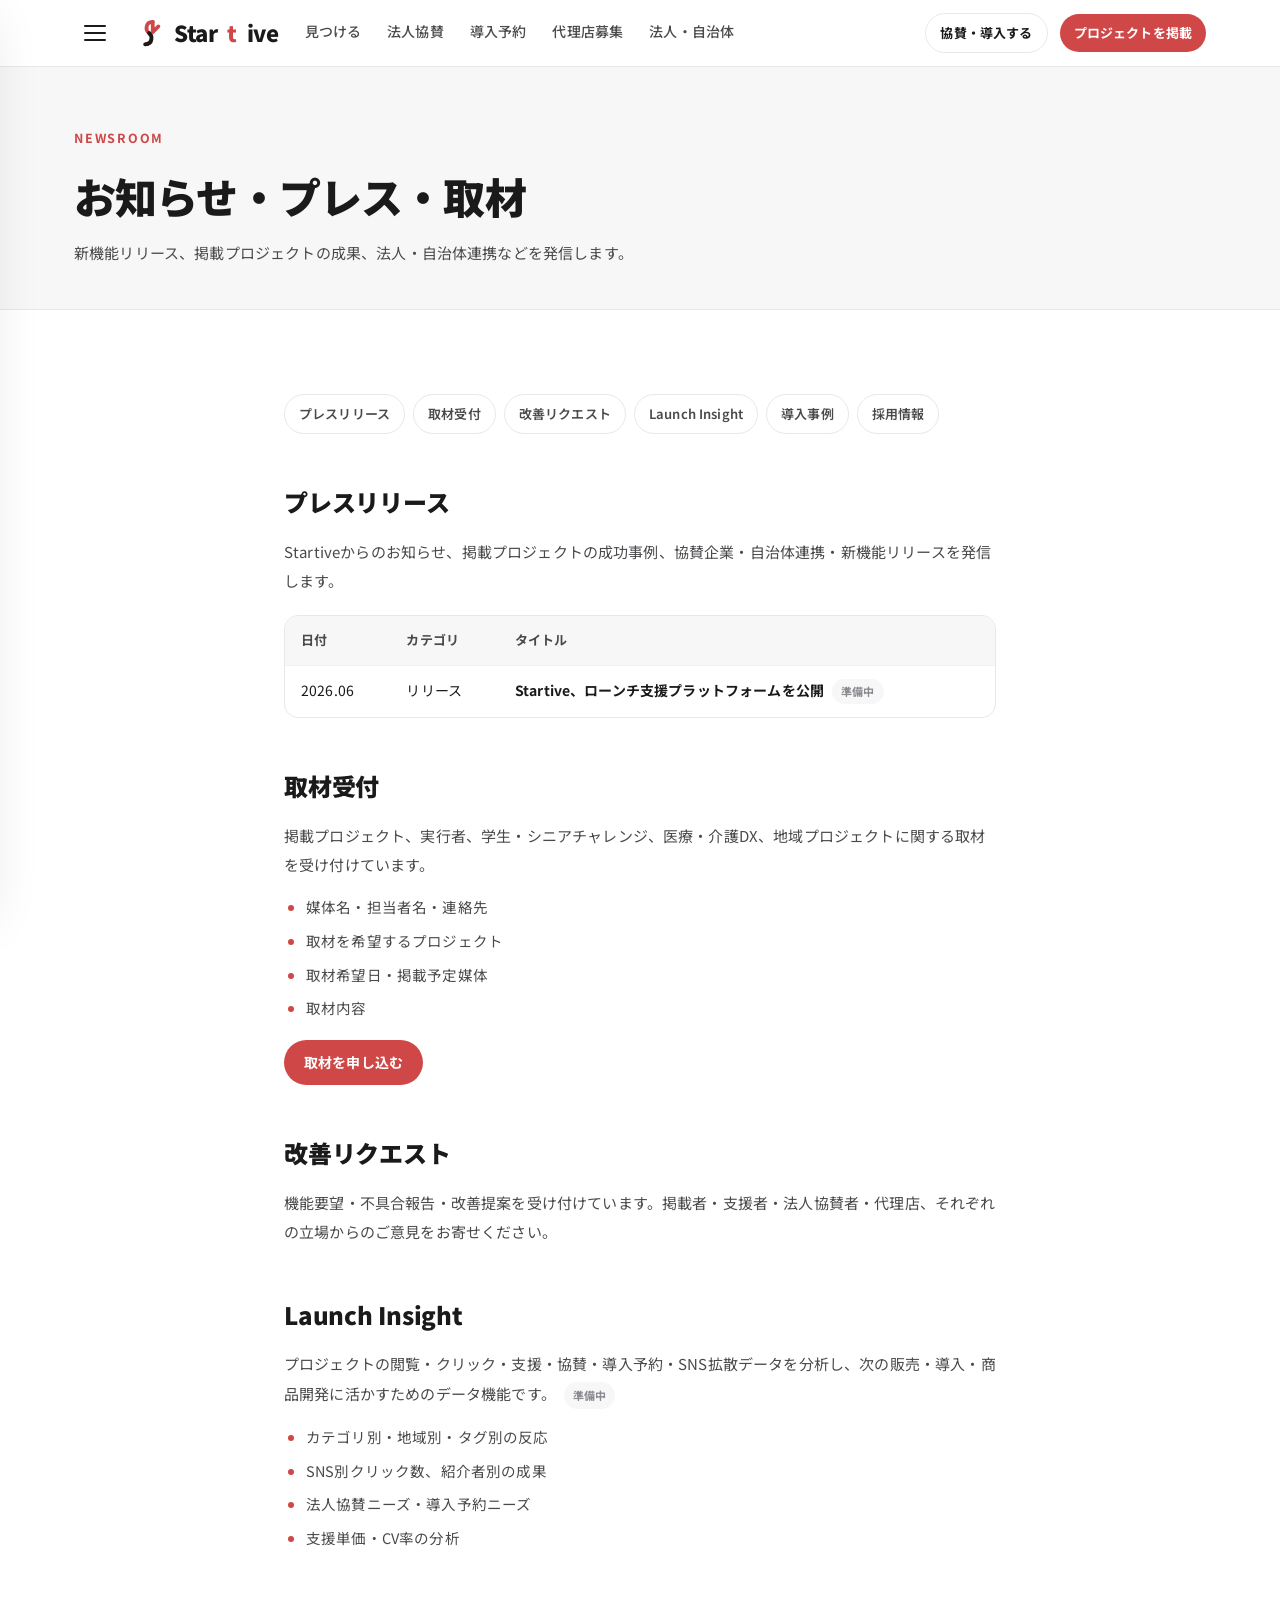
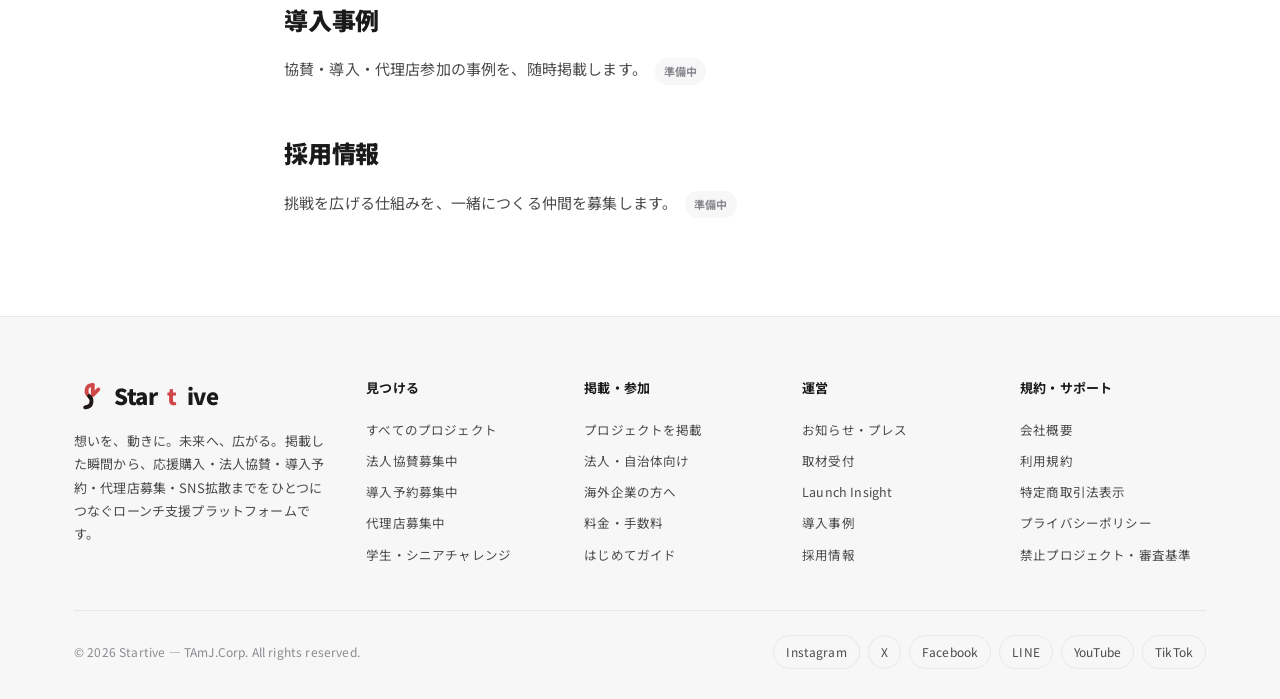
<file: press.html>
<!DOCTYPE html>
<html lang="ja">
<head>
<meta charset="UTF-8"><meta name="viewport" content="width=device-width, initial-scale=1">
<title>お知らせ・プレス・取材受付｜Startive</title>
<link href="https://api.fontshare.com/v2/css?f[]=satoshi@400,500,700,900&display=swap" rel="stylesheet">
<link href="https://fonts.googleapis.com/css2?family=Noto+Sans+JP:wght@400;500;700;900&display=swap" rel="stylesheet">
<link rel="stylesheet" href="assets/style.css">
</head>
<body>
<div id="site-header"></div>

<div class="page-hero">
  <div class="wrap">
    <span class="sec-eye">Newsroom</span>
    <h1>お知らせ・プレス・取材</h1>
    <p>新機能リリース、掲載プロジェクトの成果、法人・自治体連携などを発信します。</p>
  </div>
</div>

<section><div class="wrap prose">
  <div class="toc">
    <a href="#press">プレスリリース</a>
    <a href="#media">取材受付</a>
    <a href="#feedback">改善リクエスト</a>
    <a href="#insight">Launch Insight</a>
    <a href="#cases">導入事例</a>
    <a href="#career">採用情報</a>
  </div>

  <h2 id="press">プレスリリース</h2>
  <p>Startiveからのお知らせ、掲載プロジェクトの成功事例、協賛企業・自治体連携・新機能リリースを発信します。</p>
  <table class="tbl">
    <tr><th>日付</th><th>カテゴリ</th><th>タイトル</th></tr>
    <tr><td>2026.06</td><td>リリース</td><td>Startive、ローンチ支援プラットフォームを公開<span class="soon">準備中</span></td></tr>
  </table>

  <h2 id="media">取材受付</h2>
  <p>掲載プロジェクト、実行者、学生・シニアチャレンジ、医療・介護DX、地域プロジェクトに関する取材を受け付けています。</p>
  <ul>
    <li>媒体名・担当者名・連絡先</li>
    <li>取材を希望するプロジェクト</li>
    <li>取材希望日・掲載予定媒体</li>
    <li>取材内容</li>
  </ul>
  <a class="btn btn-red" href="#">取材を申し込む</a>

  <h2 id="feedback">改善リクエスト</h2>
  <p>機能要望・不具合報告・改善提案を受け付けています。掲載者・支援者・法人協賛者・代理店、それぞれの立場からのご意見をお寄せください。</p>

  <h2 id="insight">Launch Insight</h2>
  <p>プロジェクトの閲覧・クリック・支援・協賛・導入予約・SNS拡散データを分析し、次の販売・導入・商品開発に活かすためのデータ機能です。<span class="soon">準備中</span></p>
  <ul>
    <li>カテゴリ別・地域別・タグ別の反応</li>
    <li>SNS別クリック数、紹介者別の成果</li>
    <li>法人協賛ニーズ・導入予約ニーズ</li>
    <li>支援単価・CV率の分析</li>
  </ul>

  <h2 id="cases">導入事例</h2>
  <p>協賛・導入・代理店参加の事例を、随時掲載します。<span class="soon">準備中</span></p>

  <h2 id="career">採用情報</h2>
  <p>挑戦を広げる仕組みを、一緒につくる仲間を募集します。<span class="soon">準備中</span></p>
</div></section>

<div id="site-footer"></div>
<script src="assets/app.js"></script>
</body>
</html>
</file>
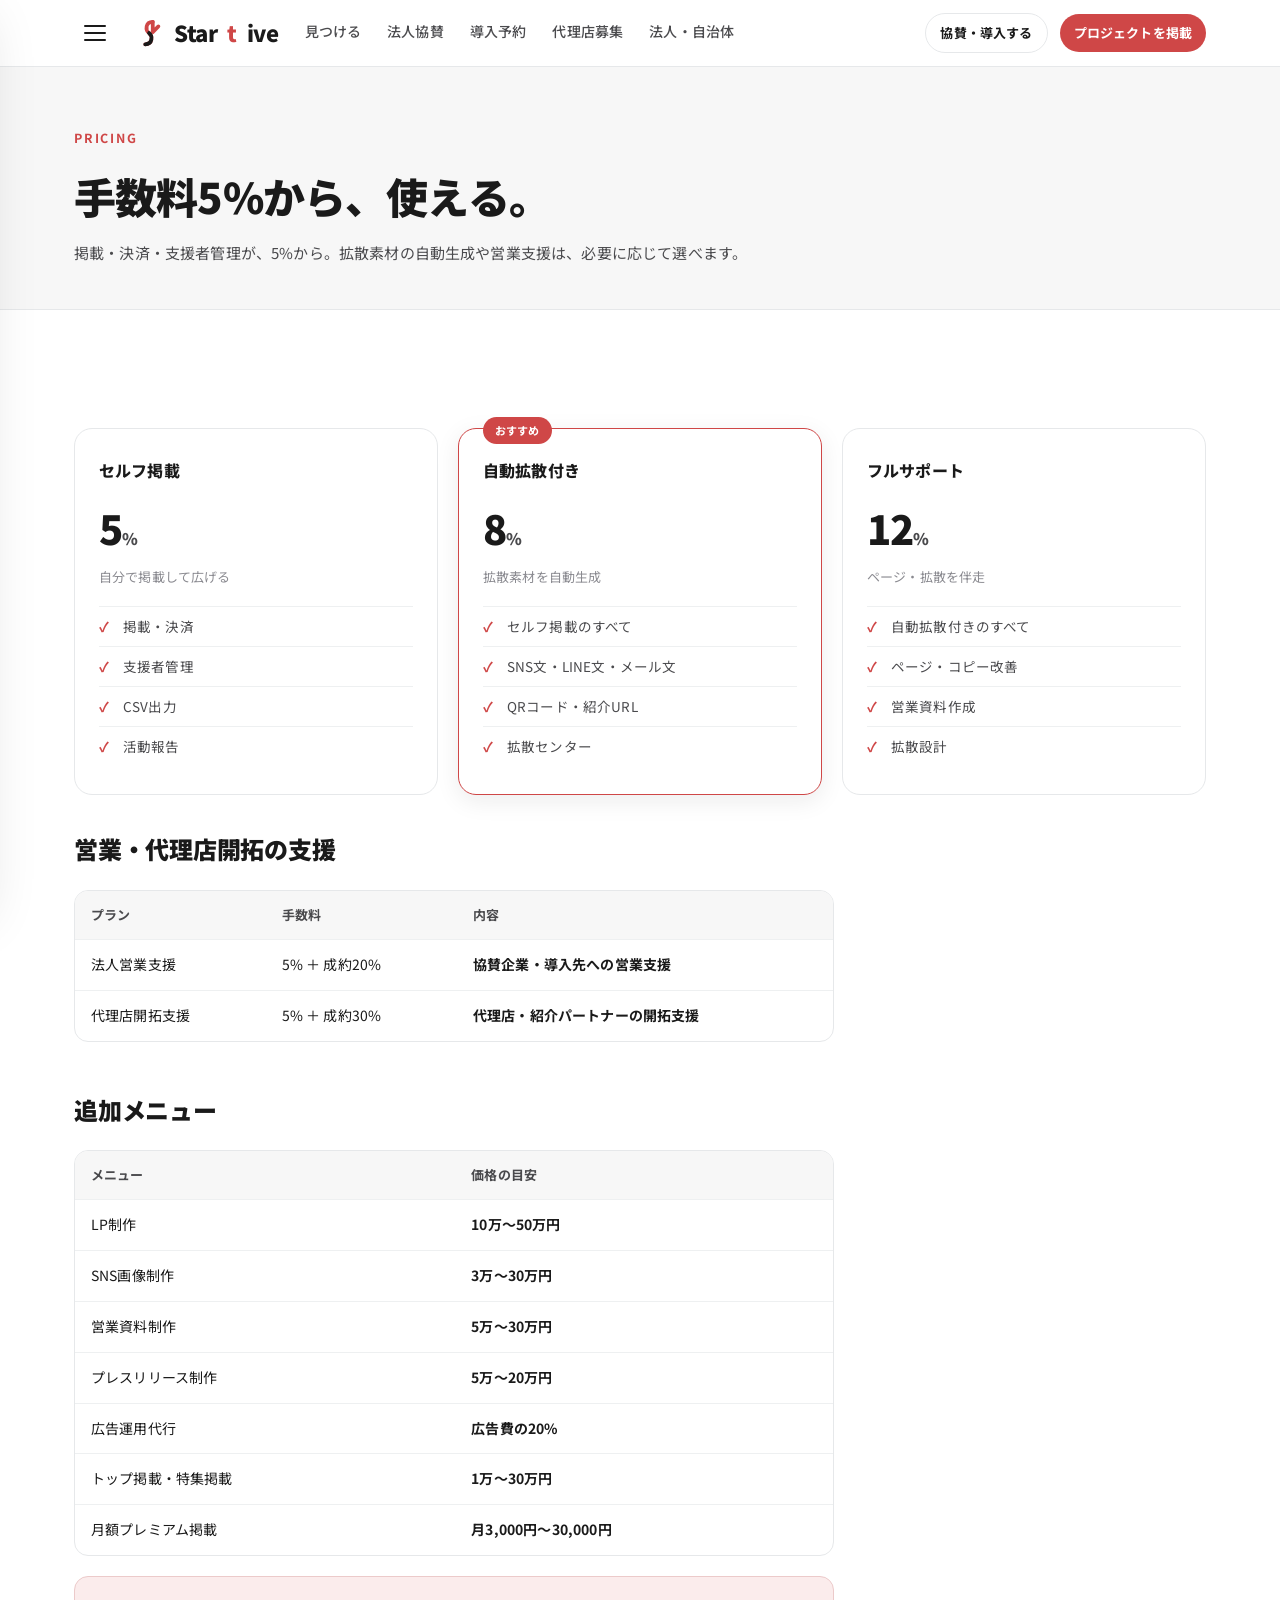
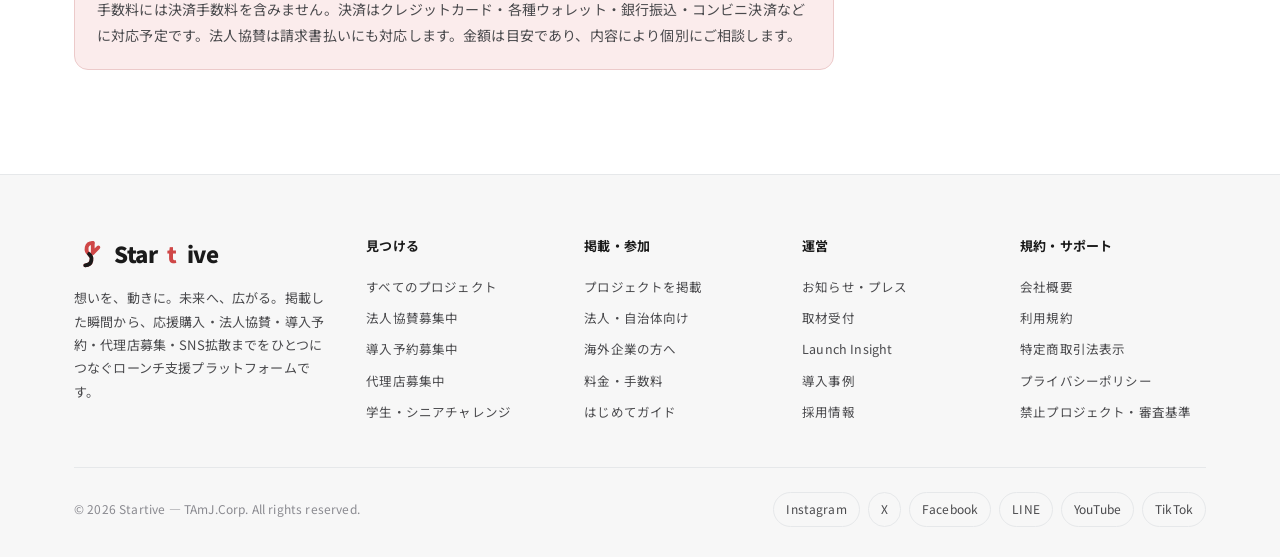
<file: pricing.html>
<!DOCTYPE html>
<html lang="ja">
<head>
<meta charset="UTF-8"><meta name="viewport" content="width=device-width, initial-scale=1">
<title>料金・手数料｜Startive</title>
<link href="https://api.fontshare.com/v2/css?f[]=satoshi@400,500,700,900&display=swap" rel="stylesheet">
<link href="https://fonts.googleapis.com/css2?family=Noto+Sans+JP:wght@400;500;700;900&display=swap" rel="stylesheet">
<link rel="stylesheet" href="assets/style.css">
</head>
<body>
<div id="site-header"></div>

<div class="page-hero">
  <div class="wrap">
    <span class="sec-eye">Pricing</span>
    <h1>手数料5%から、使える。</h1>
    <p>掲載・決済・支援者管理が、5%から。拡散素材の自動生成や営業支援は、必要に応じて選べます。</p>
  </div>
</div>

<section><div class="wrap">
  <div class="price-grid">
    <div class="price-card">
      <div class="pname">セルフ掲載</div>
      <div class="pfee">5<small>%</small></div>
      <div class="pdesc">自分で掲載して広げる</div>
      <ul><li>掲載・決済</li><li>支援者管理</li><li>CSV出力</li><li>活動報告</li></ul>
    </div>
    <div class="price-card feat">
      <div class="pname">自動拡散付き</div>
      <div class="pfee">8<small>%</small></div>
      <div class="pdesc">拡散素材を自動生成</div>
      <ul><li>セルフ掲載のすべて</li><li>SNS文・LINE文・メール文</li><li>QRコード・紹介URL</li><li>拡散センター</li></ul>
    </div>
    <div class="price-card">
      <div class="pname">フルサポート</div>
      <div class="pfee">12<small>%</small></div>
      <div class="pdesc">ページ・拡散を伴走</div>
      <ul><li>自動拡散付きのすべて</li><li>ページ・コピー改善</li><li>営業資料作成</li><li>拡散設計</li></ul>
    </div>
  </div>

  <div class="prose">
    <h2>営業・代理店開拓の支援</h2>
    <table class="tbl">
      <tr><th>プラン</th><th>手数料</th><th>内容</th></tr>
      <tr><td>法人営業支援</td><td>5% ＋ 成約20%</td><td>協賛企業・導入先への営業支援</td></tr>
      <tr><td>代理店開拓支援</td><td>5% ＋ 成約30%</td><td>代理店・紹介パートナーの開拓支援</td></tr>
    </table>

    <h2>追加メニュー</h2>
    <table class="tbl">
      <tr><th>メニュー</th><th>価格の目安</th></tr>
      <tr><td>LP制作</td><td>10万〜50万円</td></tr>
      <tr><td>SNS画像制作</td><td>3万〜30万円</td></tr>
      <tr><td>営業資料制作</td><td>5万〜30万円</td></tr>
      <tr><td>プレスリリース制作</td><td>5万〜20万円</td></tr>
      <tr><td>広告運用代行</td><td>広告費の20%</td></tr>
      <tr><td>トップ掲載・特集掲載</td><td>1万〜30万円</td></tr>
      <tr><td>月額プレミアム掲載</td><td>月3,000円〜30,000円</td></tr>
    </table>
    <div class="callout">手数料には決済手数料を含みません。決済はクレジットカード・各種ウォレット・銀行振込・コンビニ決済などに対応予定です。法人協賛は請求書払いにも対応します。金額は目安であり、内容により個別にご相談します。</div>
  </div>
</div></section>

<div id="site-footer"></div>
<script src="assets/app.js"></script>
</body>
</html>
</file>
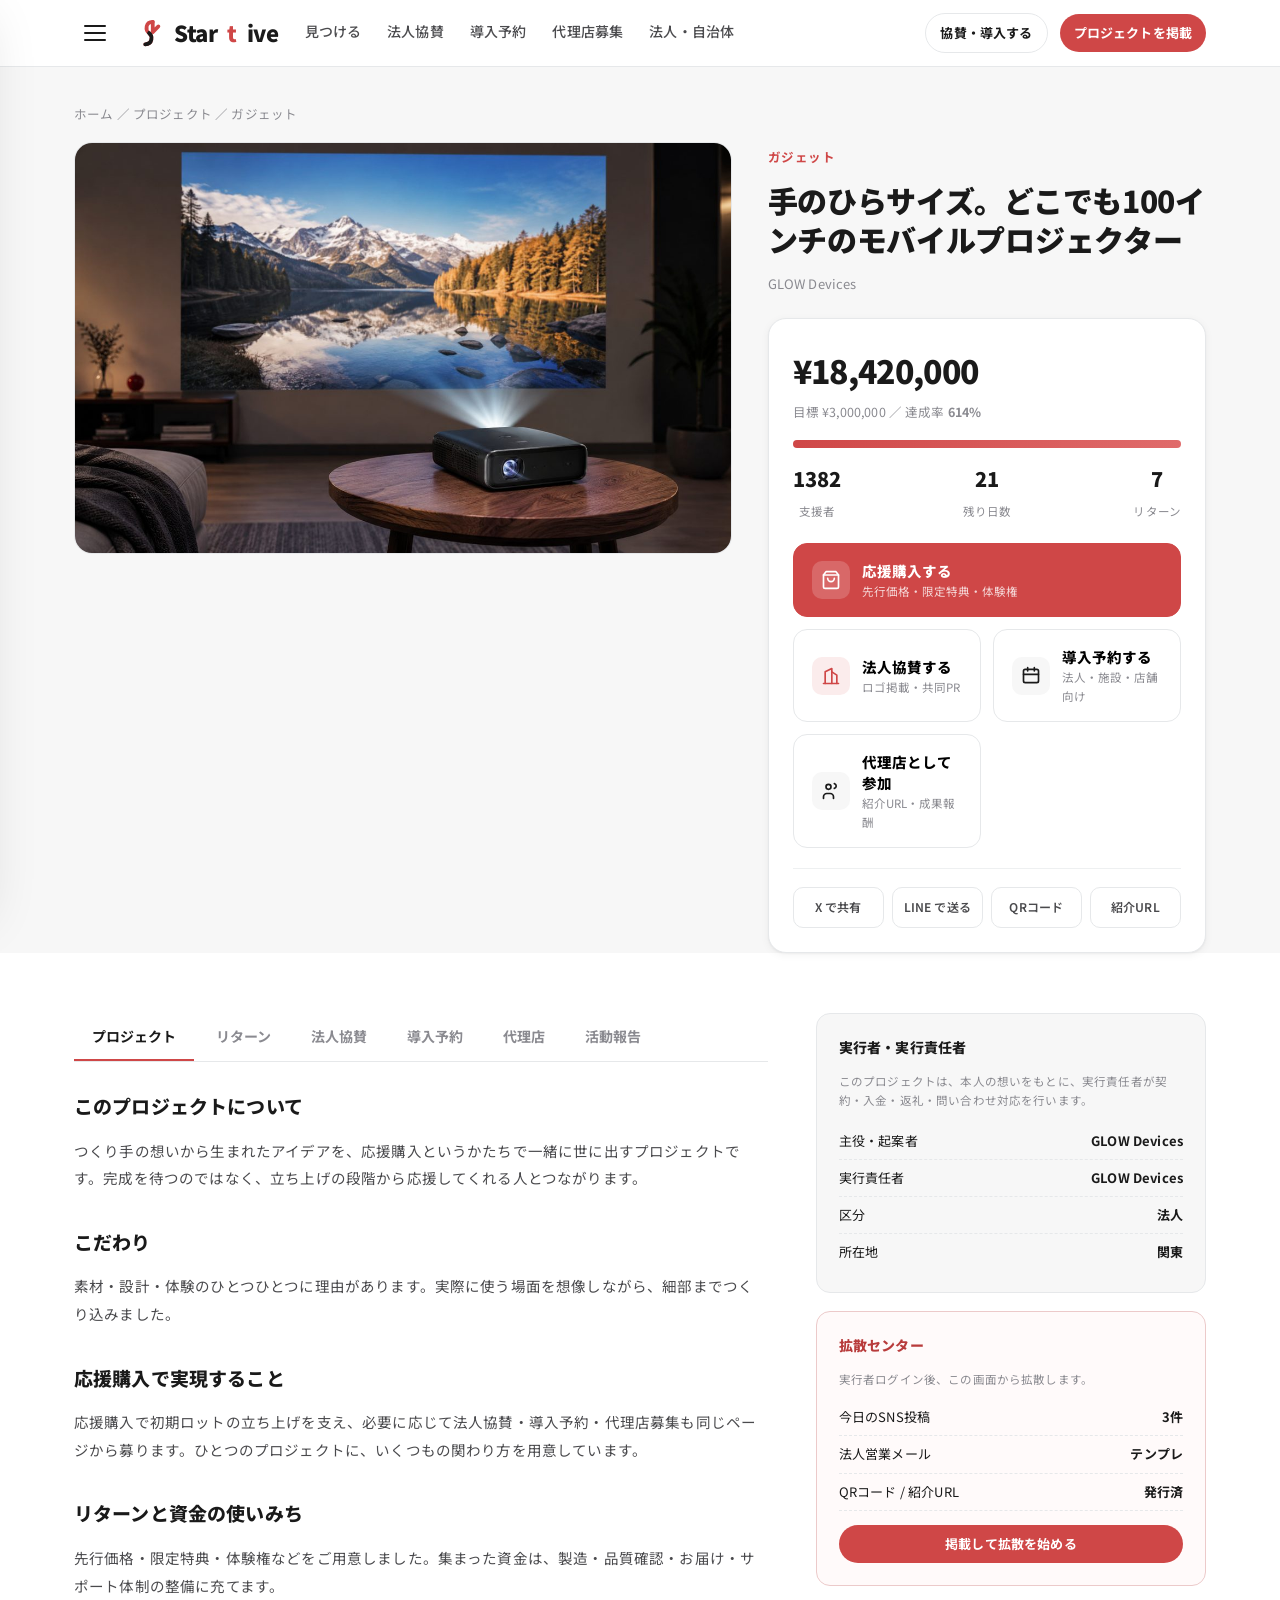
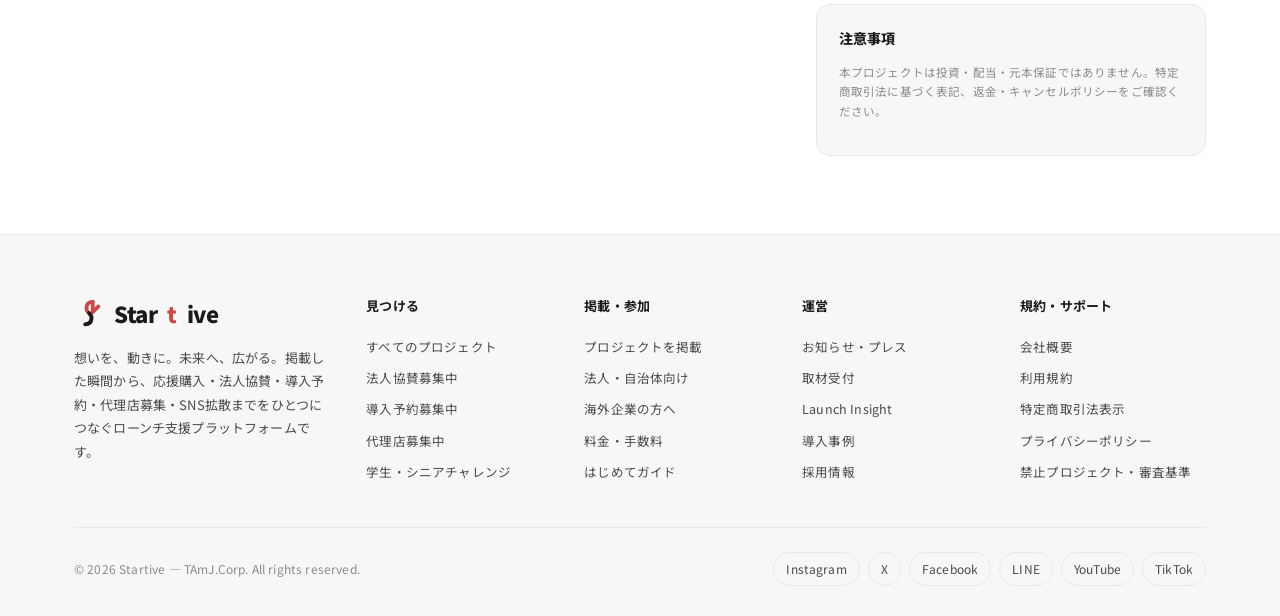
<file: project.html>
<!DOCTYPE html>
<html lang="ja">
<head>
<meta charset="UTF-8">
<meta name="viewport" content="width=device-width, initial-scale=1">
<title>プロジェクト詳細｜Startive</title>
<link rel="preconnect" href="https://api.fontshare.com">
<link href="https://api.fontshare.com/v2/css?f[]=satoshi@400,500,700,900&display=swap" rel="stylesheet">
<link href="https://fonts.googleapis.com/css2?family=Noto+Sans+JP:wght@400;500;700;900&display=swap" rel="stylesheet">
<link rel="stylesheet" href="assets/style.css">
</head>
<body>
<div id="site-header"></div>

<div class="pd-hero">
  <div class="wrap">
    <div class="crumb"><a href="index.html">ホーム</a> ／ <a href="projects.html">プロジェクト</a> ／ <span id="cbTitle">詳細</span></div>
    <div class="pd-top">
      <div>
        <div class="pd-visual"><div class="thumb"><img id="pdImg" alt=""></div></div>
      </div>
      <div>
        <span class="pd-cat" id="pdCat"></span>
        <h1 class="pd-title" id="pdTitle"></h1>
        <div class="pd-by" id="pdBy"></div>

        <div class="pd-stat">
          <div class="pd-amt"><span id="pdAmt"></span></div>
          <div class="pd-goal">目標 <span id="pdGoal"></span> ／ 達成率 <b id="pdPct"></b></div>
          <div class="pd-bar"><i id="pdBar"></i></div>
          <div class="pd-nums">
            <div><b id="pdBackers"></b><span>支援者</span></div>
            <div><b id="pdDays"></b><span>残り日数</span></div>
            <div><b id="pdReturns">7</b><span>リターン</span></div>
          </div>

          <!-- 4 ROUTES — critical -->
          <div class="route-btns">
            <button class="rbtn r1" onclick="alert('応援購入フローへ（決済はSquare連携を後続で実装）')">
              <span class="ic"><svg viewBox="0 0 24 24" fill="none" stroke-width="2" stroke-linecap="round" stroke-linejoin="round"><path d="M6 2 3 6v14a2 2 0 0 0 2 2h14a2 2 0 0 0 2-2V6l-3-4Z"/><path d="M3 6h18"/><path d="M16 10a4 4 0 0 1-8 0"/></svg></span>
              <span class="tx"><b>応援購入する</b><span>先行価格・限定特典・体験権</span></span>
            </button>
            <button class="rbtn r2" onclick="alert('法人協賛フォームへ（請求書払い対応）')">
              <span class="ic"><svg viewBox="0 0 24 24" fill="none" stroke-width="2" stroke-linecap="round" stroke-linejoin="round"><path d="M3 21h18"/><path d="M5 21V7l8-4v18"/><path d="M19 21V11l-6-4"/></svg></span>
              <span class="tx"><b>法人協賛する</b><span>ロゴ掲載・共同PR</span></span>
            </button>
            <button class="rbtn r3" onclick="alert('導入予約フォームへ')">
              <span class="ic"><svg viewBox="0 0 24 24" fill="none" stroke-width="2" stroke-linecap="round" stroke-linejoin="round"><rect x="3" y="4" width="18" height="16" rx="2"/><path d="M3 10h18"/><path d="M8 2v4M16 2v4"/></svg></span>
              <span class="tx"><b>導入予約する</b><span>法人・施設・店舗向け</span></span>
            </button>
            <button class="rbtn r4" onclick="alert('代理店応募フォームへ')">
              <span class="ic"><svg viewBox="0 0 24 24" fill="none" stroke-width="2" stroke-linecap="round" stroke-linejoin="round"><circle cx="9" cy="7" r="3"/><path d="M3 21v-2a4 4 0 0 1 4-4h4a4 4 0 0 1 4 4v2"/><path d="M16 3.1a3 3 0 0 1 0 5.8"/></svg></span>
              <span class="tx"><b>代理店として参加</b><span>紹介URL・成果報酬</span></span>
            </button>
          </div>

          <div class="pd-share">
            <a href="#">X で共有</a><a href="#">LINE で送る</a><a href="#">QRコード</a><a href="#">紹介URL</a>
          </div>
        </div>
      </div>
    </div>
  </div>
</div>

<div class="pd-body">
  <div class="wrap pd-cols">
    <div>
      <div class="tabs">
        <button class="tab active" data-tab="about">プロジェクト</button>
        <button class="tab" data-tab="returns">リターン</button>
        <button class="tab" data-tab="corp">法人協賛</button>
        <button class="tab" data-tab="adopt">導入予約</button>
        <button class="tab" data-tab="agent">代理店</button>
        <button class="tab" data-tab="report">活動報告</button>
      </div>

      <div class="panel active" id="panel-about">
        <h3>このプロジェクトについて</h3>
        <p>つくり手の想いから生まれたアイデアを、応援購入というかたちで一緒に世に出すプロジェクトです。完成を待つのではなく、立ち上げの段階から応援してくれる人とつながります。</p>
        <h3>こだわり</h3>
        <p>素材・設計・体験のひとつひとつに理由があります。実際に使う場面を想像しながら、細部までつくり込みました。</p>
        <h3>応援購入で実現すること</h3>
        <p>応援購入で初期ロットの立ち上げを支え、必要に応じて法人協賛・導入予約・代理店募集も同じページから募ります。ひとつのプロジェクトに、いくつもの関わり方を用意しています。</p>
        <h3>リターンと資金の使いみち</h3>
        <p>先行価格・限定特典・体験権などをご用意しました。集まった資金は、製造・品質確認・お届け・サポート体制の整備に充てます。</p>
      </div>

      <div class="panel" id="panel-returns">
        <div class="return"><div class="price">¥3,000</div><h4>先行応援プラン</h4><p>いち早く使えるデジタル利用権と、活動報告のお届け。</p><div class="meta"><span>提供：2026年8月</span><span>数量：無制限</span></div></div>
        <div class="return"><div class="price">¥10,000</div><h4>体験パック</h4><p>初期セットアップのサポートと、オンライン相談1回つき。</p><div class="meta"><span>提供：2026年9月</span><span>残り：48</span></div></div>
        <div class="return"><div class="price">¥30,000</div><h4>導入応援プラン</h4><p>初期費用の一部に充当できる先行導入枠。</p><div class="meta"><span>提供：2026年10月</span><span>残り：12</span></div></div>
      </div>

      <div class="panel" id="panel-corp">
        <h3>法人協賛メニュー</h3>
        <div class="return"><div class="price">¥100,000</div><h4>サポート協賛</h4><p>活動報告ページへの企業名掲載。</p><div class="meta"><span>請求書払い対応</span></div></div>
        <div class="return"><div class="price">¥300,000</div><h4>メインスポンサー</h4><p>プロジェクトページへのロゴ掲載と紹介文。</p><div class="meta"><span>掲載期間：募集期間中</span></div></div>
        <div class="return"><div class="price">¥1,000,000</div><h4>冠スポンサー</h4><p>共同PRと、プレスリリースへの企業名記載。</p><div class="meta"><span>個別相談</span></div></div>
      </div>

      <div class="panel" id="panel-adopt">
        <h3>導入予約</h3>
        <p>完成前に、法人・施設・店舗・自治体が先行して導入予約できます。無料相談・β版利用の枠もあります。</p>
        <div class="return"><div class="price">無料相談</div><h4>導入の事前相談</h4><p>運用方法や費用感を、商談ベースで確認できます。</p></div>
        <div class="return"><div class="price">¥0〜</div><h4>β版導入予約</h4><p>先行導入枠の確保。初期費用は導入時に個別調整。</p></div>
      </div>

      <div class="panel" id="panel-agent">
        <h3>代理店募集</h3>
        <p>地域・業界の販売パートナーを募集します。紹介URLの発行と成果管理に対応します。</p>
        <div class="aside-card"><h4>募集条件</h4>
          <div class="row"><span>募集地域</span><b>全国・海外</b></div>
          <div class="row"><span>報酬</span><b>成果報酬型（個別合意）</b></div>
          <div class="row"><span>独占権</span><b>地域・業界単位で相談可</b></div>
          <div class="row"><span>審査</span><b>あり</b></div>
        </div>
      </div>

      <div class="panel" id="panel-report">
        <h3>活動報告</h3>
        <p>掲載後の進捗は、ここで随時お知らせします。</p>
      </div>
    </div>

    <aside>
      <div class="aside-card">
        <h4>実行者・実行責任者</h4>
        <p class="note" style="margin-bottom:12px">このプロジェクトは、本人の想いをもとに、実行責任者が契約・入金・返礼・問い合わせ対応を行います。</p>
        <div class="row"><span>主役・起案者</span><b id="sideStarter"></b></div>
        <div class="row"><span>実行責任者</span><b id="sideOwner"></b></div>
        <div class="row"><span>区分</span><b>法人</b></div>
        <div class="row"><span>所在地</span><b id="sideRegion"></b></div>
      </div>
      <div class="aside-card" style="background:#fffafa;border-color:#eccaca">
        <h4 style="color:#b83b3b">拡散センター</h4>
        <p class="note" style="margin-bottom:10px">実行者ログイン後、この画面から拡散します。</p>
        <div class="row"><span>今日のSNS投稿</span><b>3件</b></div>
        <div class="row"><span>法人営業メール</span><b>テンプレ</b></div>
        <div class="row"><span>QRコード / 紹介URL</span><b>発行済</b></div>
        <a class="btn btn-red btn-sm" href="start.html" style="width:100%;margin-top:14px">掲載して拡散を始める</a>
      </div>
      <div class="aside-card">
        <h4>注意事項</h4>
        <p class="note">本プロジェクトは投資・配当・元本保証ではありません。特定商取引法に基づく表記、返金・キャンセルポリシーをご確認ください。</p>
      </div>
    </aside>
  </div>
</div>

<div id="site-footer"></div>
<script src="assets/app.js"></script>
<script src="assets/projects-data.js"></script>
<script>
(function(){
  var id=new URLSearchParams(location.search).get('id');
  var all=window.STARTIVE_PROJECTS||[];
  var p=all.filter(function(x){return x.id===id;})[0]||all[0];
  if(!p) return;
  var per=Math.round(p.amount/p.goal*100);
  var $=function(i){return document.getElementById(i);};
  document.title=p.title+'｜Startive';
  $('cbTitle').textContent=p.cat;
  var img=$('pdImg'); img.src='assets/img/'+p.img+'.jpg'; img.alt=p.title;
  $('pdCat').textContent=p.cat;
  $('pdTitle').textContent=p.title;
  $('pdBy').textContent=p.by;
  $('pdAmt').textContent=window.startiveYen(p.amount);
  $('pdGoal').textContent=window.startiveYen(p.goal);
  $('pdPct').textContent=per+'%';
  $('pdBar').style.width=Math.min(per,100)+'%';
  $('pdBackers').textContent=p.backers;
  $('pdDays').textContent=p.days;
  $('sideStarter').textContent=p.by.indexOf('実行責任者')>-1?'本人':p.by;
  $('sideOwner').textContent=p.by.indexOf('実行責任者')>-1?p.by.replace('実行責任者：',''):p.by;
  $('sideRegion').textContent=p.region;
})();
</script>
</body>
</html>
</file>
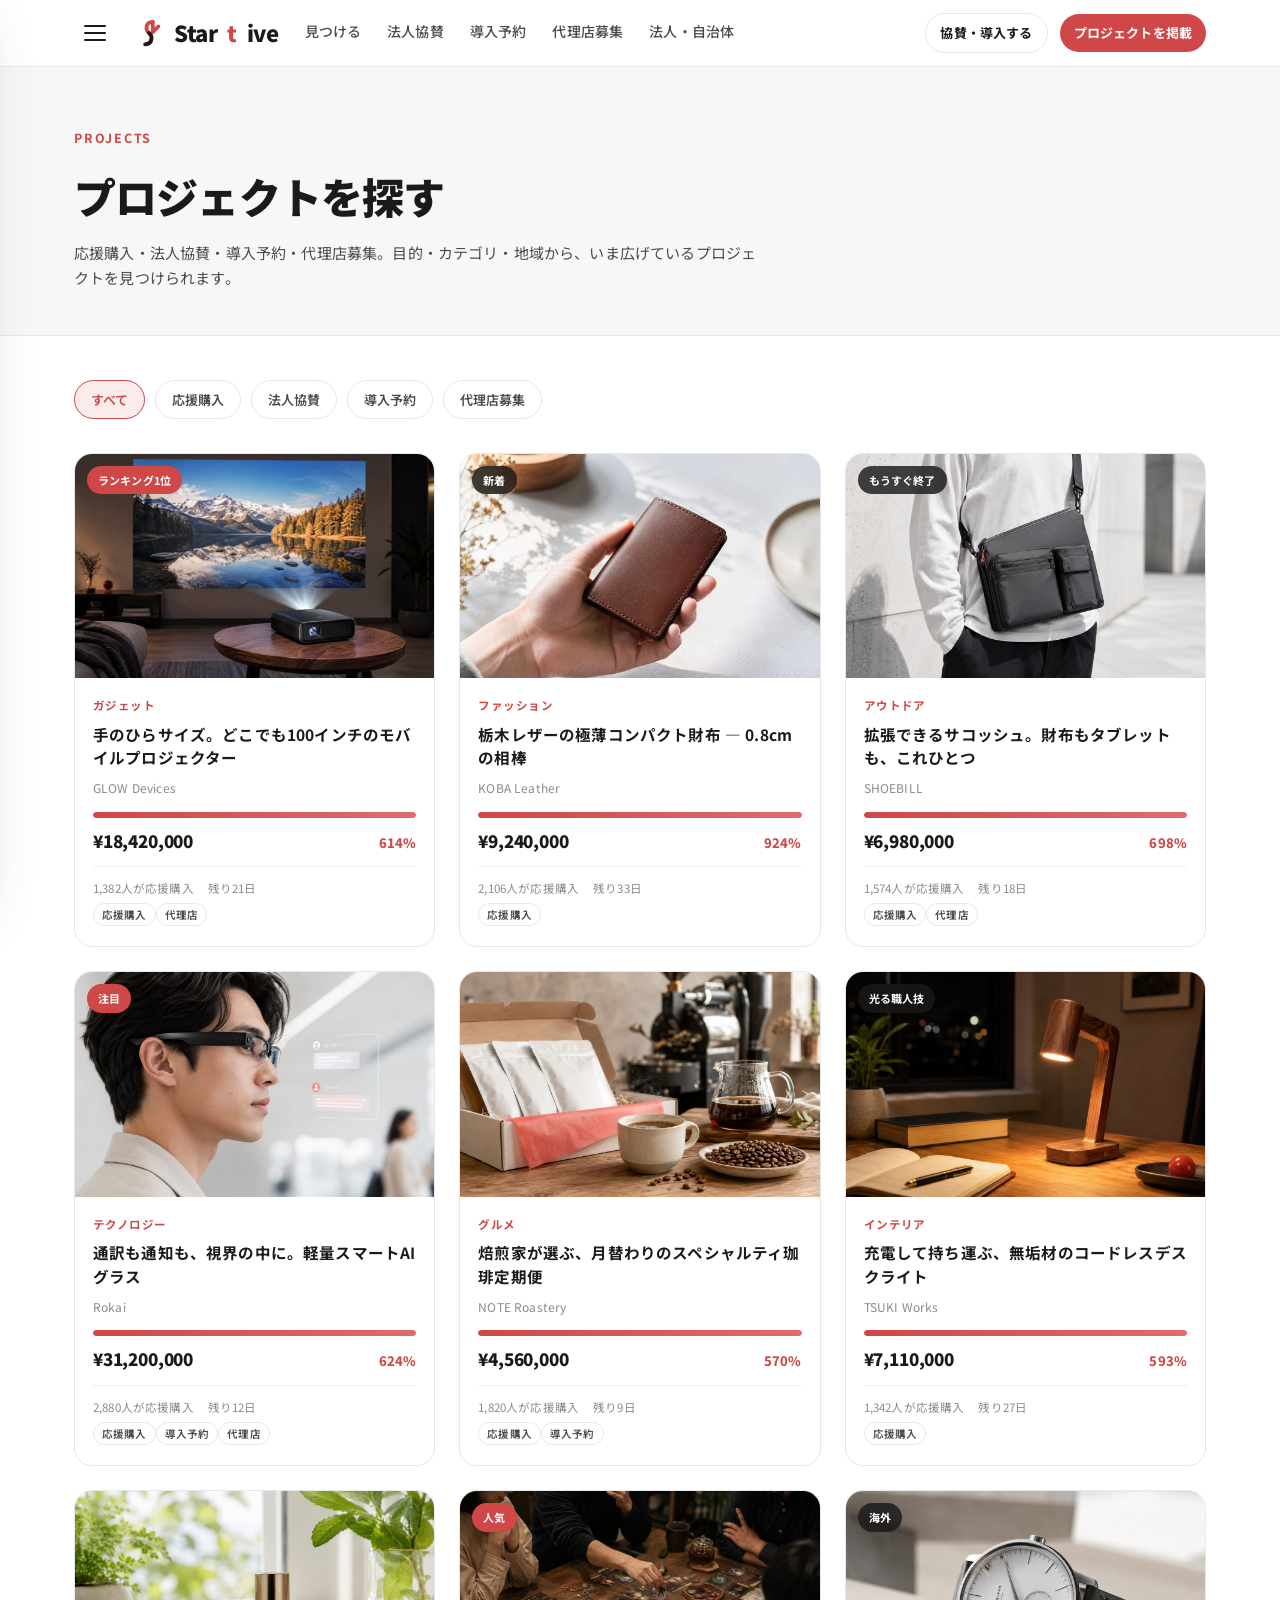
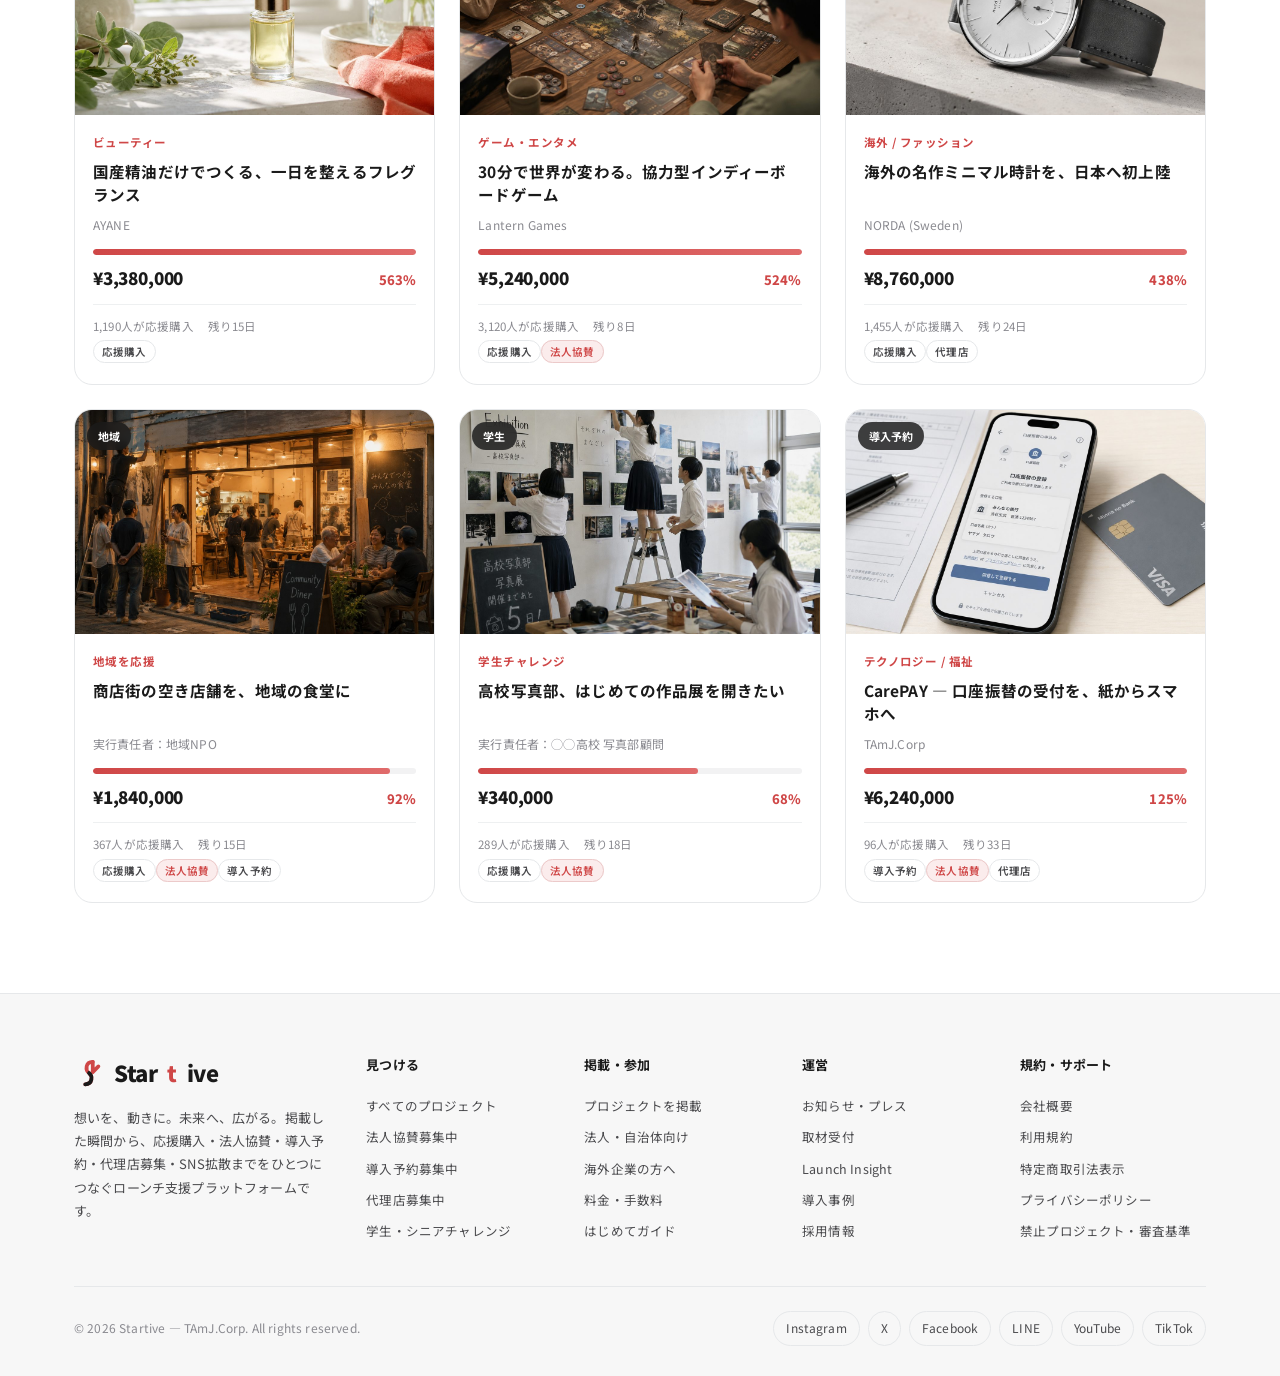
<file: projects.html>
<!DOCTYPE html>
<html lang="ja">
<head>
<meta charset="UTF-8">
<meta name="viewport" content="width=device-width, initial-scale=1">
<title>プロジェクトを探す｜Startive</title>
<meta name="description" content="応援購入・法人協賛・導入予約・代理店募集。目的・カテゴリ・地域からプロジェクトを探せます。">
<link rel="preconnect" href="https://api.fontshare.com">
<link href="https://api.fontshare.com/v2/css?f[]=satoshi@400,500,700,900&display=swap" rel="stylesheet">
<link href="https://fonts.googleapis.com/css2?family=Noto+Sans+JP:wght@400;500;700;900&display=swap" rel="stylesheet">
<link rel="stylesheet" href="assets/style.css">
</head>
<body>
<div id="site-header"></div>

<div class="page-hero">
  <div class="wrap">
    <span class="sec-eye">Projects</span>
    <h1 id="pgTitle">プロジェクトを探す</h1>
    <p>応援購入・法人協賛・導入予約・代理店募集。目的・カテゴリ・地域から、いま広げているプロジェクトを見つけられます。</p>
  </div>
</div>

<section style="padding:44px 0 90px">
  <div class="wrap">
    <div class="filters" id="filters">
      <button class="fpill active" data-f="all">すべて</button>
      <button class="fpill" data-f="purchase">応援購入</button>
      <button class="fpill" data-f="corp">法人協賛</button>
      <button class="fpill" data-f="adopt">導入予約</button>
      <button class="fpill" data-f="agent">代理店募集</button>
    </div>
    <div class="grid" id="grid"></div>
  </div>
</section>

<div id="site-footer"></div>
<script src="assets/app.js"></script>
<script src="assets/projects-data.js"></script>
<script>
(function(){
  var grid=document.getElementById('grid'), all=window.STARTIVE_PROJECTS||[];
  var params=new URLSearchParams(location.search);
  var initial=params.get('type')||'all';
  var titleMap={corp:'法人協賛を募集中のプロジェクト',adopt:'導入予約を募集中のプロジェクト',agent:'代理店を募集中のプロジェクト'};
  if(titleMap[initial]) document.getElementById('pgTitle').textContent=titleMap[initial];

  function render(f){
    var list = f==='all'?all:all.filter(function(p){return p.types.indexOf(f)>-1;});
    grid.innerHTML = list.length?list.map(window.renderCard).join('')
      :'<p style="color:#8a8a90">該当するプロジェクトはまだありません。</p>';
  }
  document.querySelectorAll('.fpill').forEach(function(b){
    if(b.getAttribute('data-f')===initial){document.querySelector('.fpill.active').classList.remove('active');b.classList.add('active');}
    b.addEventListener('click',function(){
      document.querySelector('.fpill.active').classList.remove('active');
      b.classList.add('active');render(b.getAttribute('data-f'));
    });
  });
  render(initial);
})();
</script>
</body>
</html>
</file>
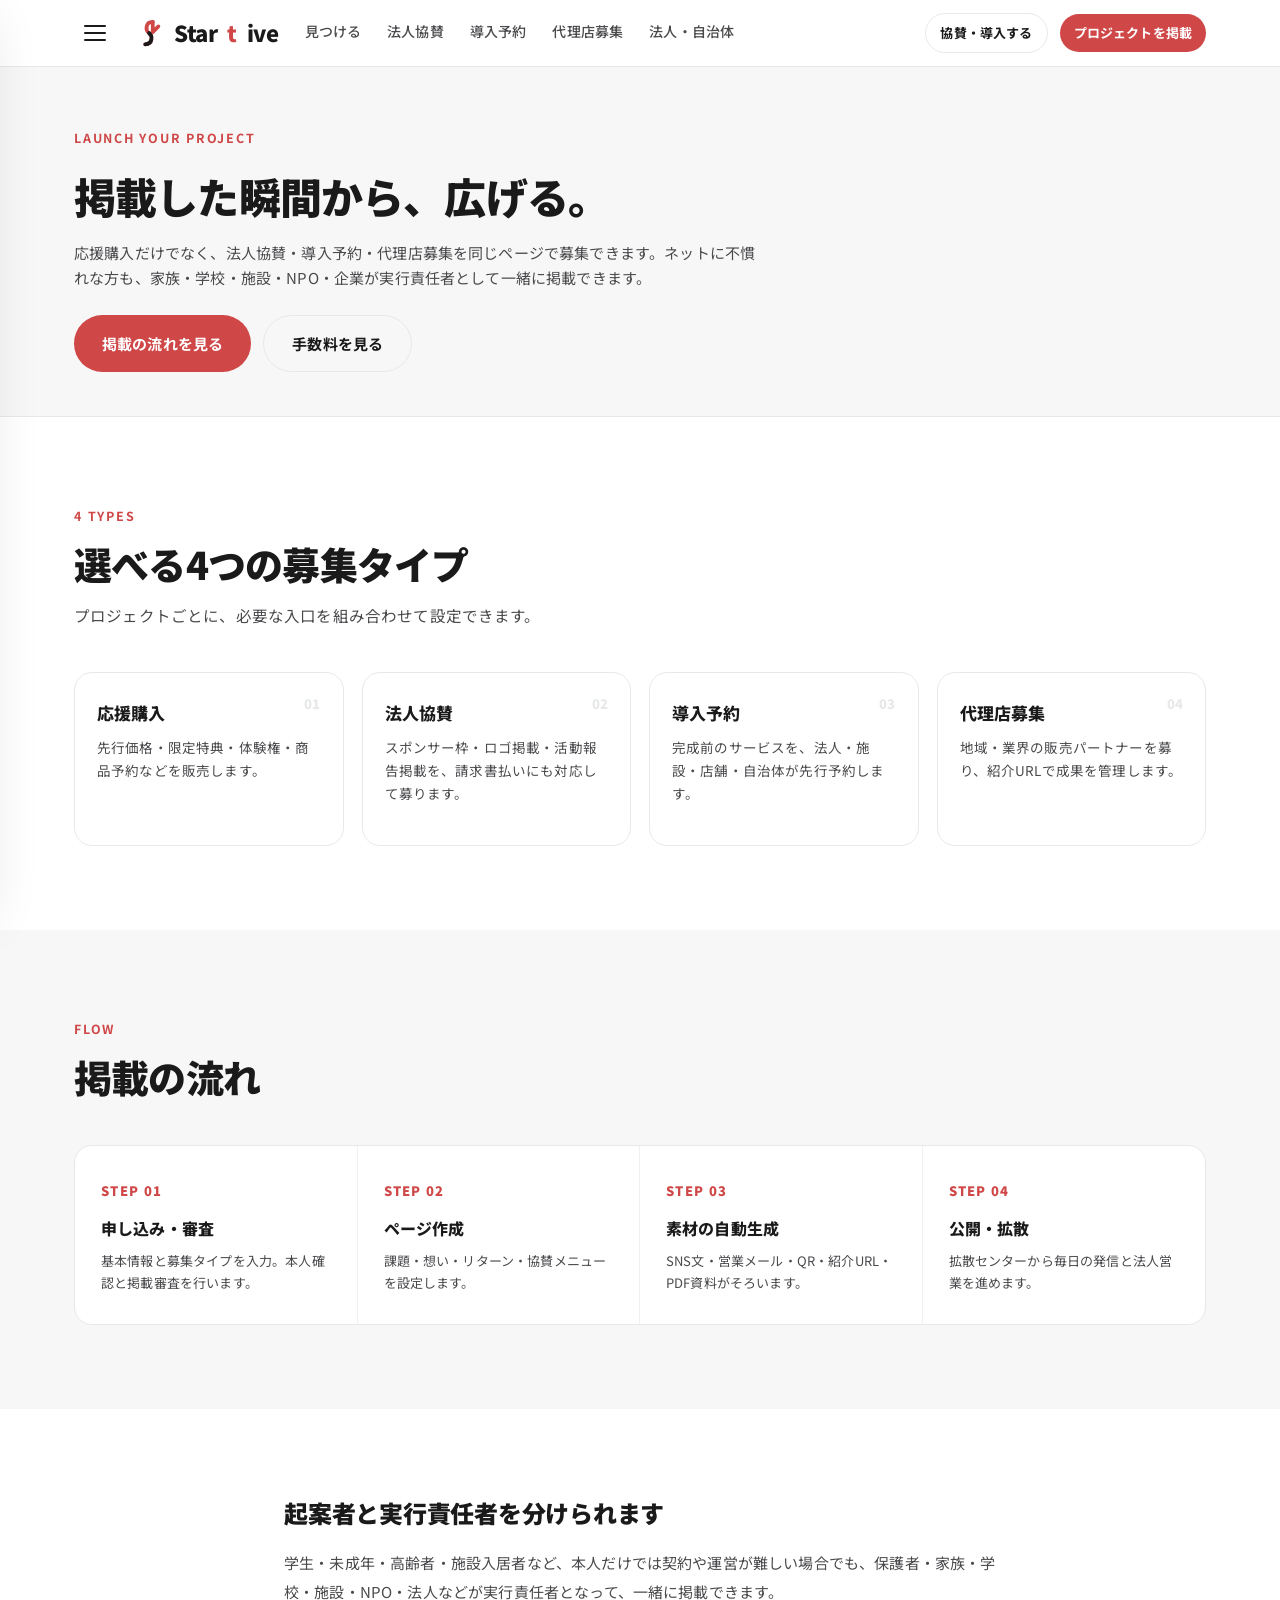
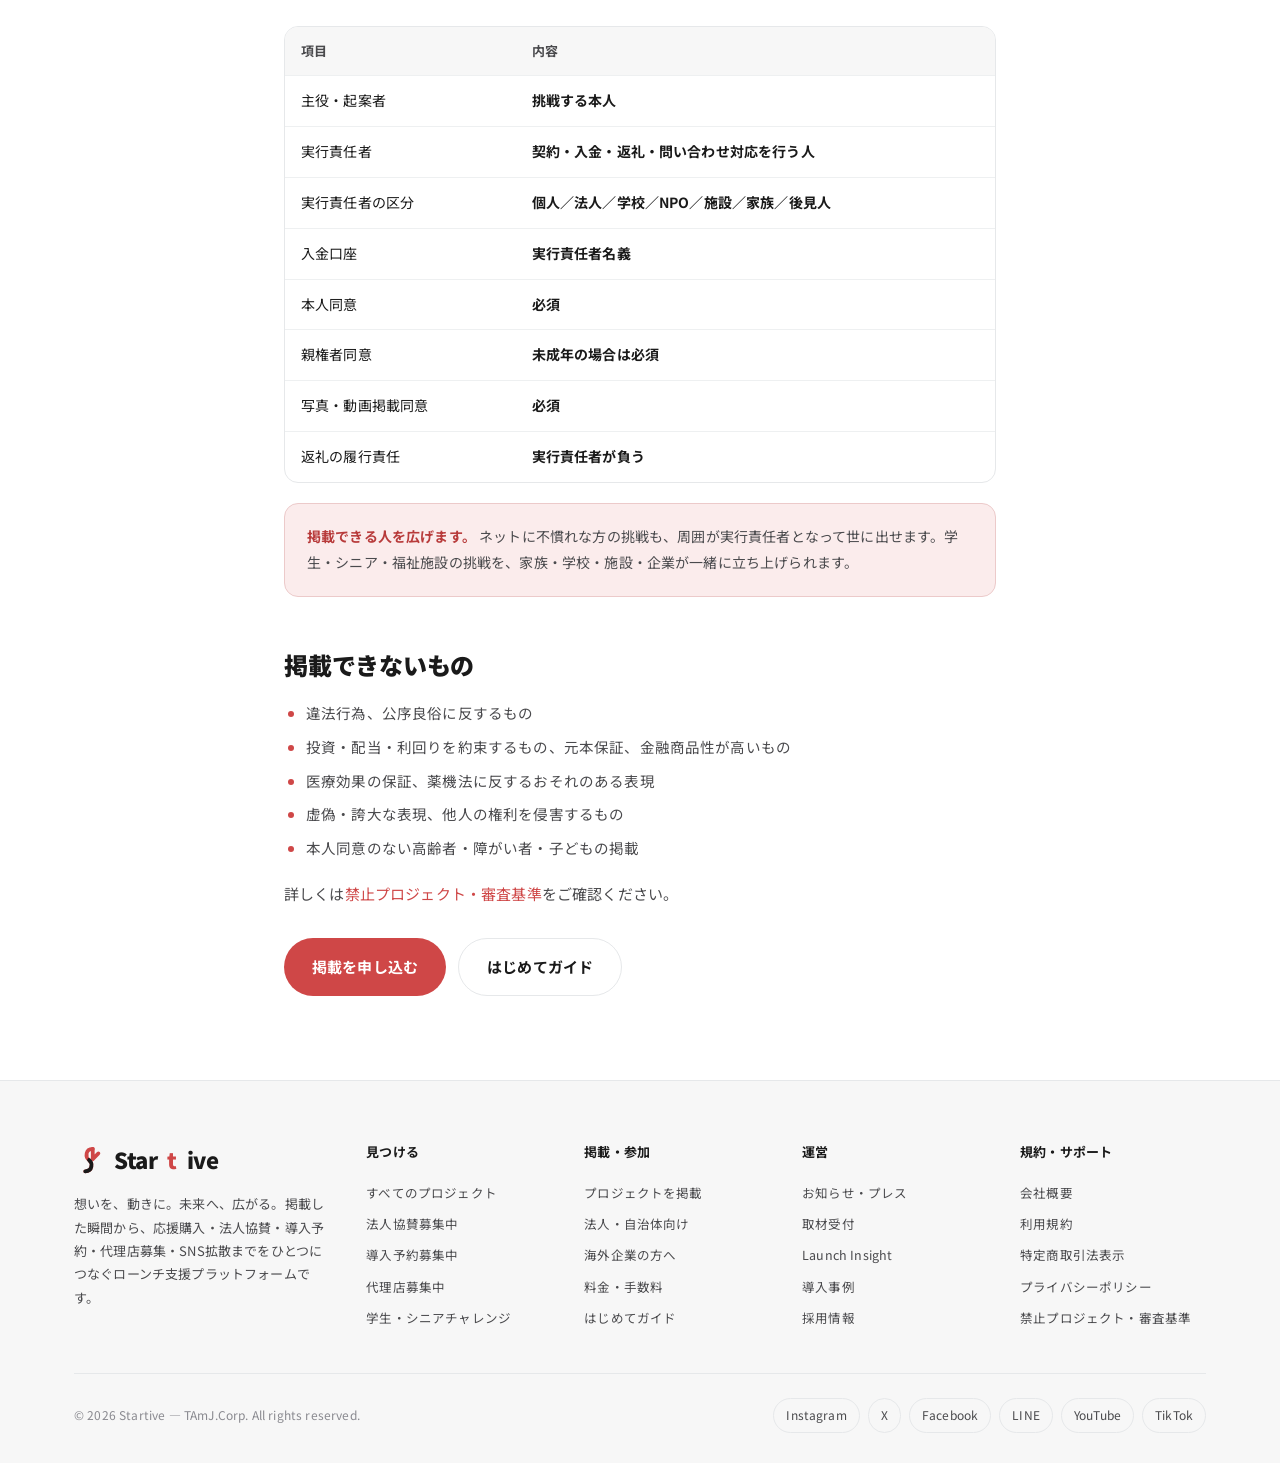
<file: start.html>
<!DOCTYPE html>
<html lang="ja">
<head>
<meta charset="UTF-8"><meta name="viewport" content="width=device-width, initial-scale=1">
<title>プロジェクトを掲載する｜Startive</title>
<link href="https://api.fontshare.com/v2/css?f[]=satoshi@400,500,700,900&display=swap" rel="stylesheet">
<link href="https://fonts.googleapis.com/css2?family=Noto+Sans+JP:wght@400;500;700;900&display=swap" rel="stylesheet">
<link rel="stylesheet" href="assets/style.css">
</head>
<body>
<div id="site-header"></div>

<div class="page-hero">
  <div class="wrap">
    <span class="sec-eye">Launch your project</span>
    <h1>掲載した瞬間から、広げる。</h1>
    <p>応援購入だけでなく、法人協賛・導入予約・代理店募集を同じページで募集できます。ネットに不慣れな方も、家族・学校・施設・NPO・企業が実行責任者として一緒に掲載できます。</p>
    <div class="hero-cta" style="margin-top:24px">
      <a class="btn btn-red btn-lg" href="#flow">掲載の流れを見る</a>
      <a class="btn btn-ghost btn-lg" href="pricing.html">手数料を見る</a>
    </div>
  </div>
</div>

<section><div class="wrap">
  <div class="sec-head"><span class="sec-eye">4 types</span><h2>選べる4つの募集タイプ</h2><p>プロジェクトごとに、必要な入口を組み合わせて設定できます。</p></div>
  <div class="routes">
    <div class="route"><span class="num">01</span><h3>応援購入</h3><p>先行価格・限定特典・体験権・商品予約などを販売します。</p></div>
    <div class="route"><span class="num">02</span><h3>法人協賛</h3><p>スポンサー枠・ロゴ掲載・活動報告掲載を、請求書払いにも対応して募ります。</p></div>
    <div class="route"><span class="num">03</span><h3>導入予約</h3><p>完成前のサービスを、法人・施設・店舗・自治体が先行予約します。</p></div>
    <div class="route"><span class="num">04</span><h3>代理店募集</h3><p>地域・業界の販売パートナーを募り、紹介URLで成果を管理します。</p></div>
  </div>
</div></section>

<section class="mist" id="flow"><div class="wrap">
  <div class="sec-head"><span class="sec-eye">Flow</span><h2>掲載の流れ</h2></div>
  <div class="steps">
    <div class="step"><span class="n">STEP 01</span><h4>申し込み・審査</h4><p>基本情報と募集タイプを入力。本人確認と掲載審査を行います。</p></div>
    <div class="step"><span class="n">STEP 02</span><h4>ページ作成</h4><p>課題・想い・リターン・協賛メニューを設定します。</p></div>
    <div class="step"><span class="n">STEP 03</span><h4>素材の自動生成</h4><p>SNS文・営業メール・QR・紹介URL・PDF資料がそろいます。</p></div>
    <div class="step"><span class="n">STEP 04</span><h4>公開・拡散</h4><p>拡散センターから毎日の発信と法人営業を進めます。</p></div>
  </div>
</div></section>

<section><div class="wrap prose">
  <h2>起案者と実行責任者を分けられます</h2>
  <p>学生・未成年・高齢者・施設入居者など、本人だけでは契約や運営が難しい場合でも、保護者・家族・学校・施設・NPO・法人などが実行責任者となって、一緒に掲載できます。</p>
  <table class="tbl">
    <tr><th>項目</th><th>内容</th></tr>
    <tr><td>主役・起案者</td><td>挑戦する本人</td></tr>
    <tr><td>実行責任者</td><td>契約・入金・返礼・問い合わせ対応を行う人</td></tr>
    <tr><td>実行責任者の区分</td><td>個人／法人／学校／NPO／施設／家族／後見人</td></tr>
    <tr><td>入金口座</td><td>実行責任者名義</td></tr>
    <tr><td>本人同意</td><td>必須</td></tr>
    <tr><td>親権者同意</td><td>未成年の場合は必須</td></tr>
    <tr><td>写真・動画掲載同意</td><td>必須</td></tr>
    <tr><td>返礼の履行責任</td><td>実行責任者が負う</td></tr>
  </table>
  <div class="callout"><b>掲載できる人を広げます。</b> ネットに不慣れな方の挑戦も、周囲が実行責任者となって世に出せます。学生・シニア・福祉施設の挑戦を、家族・学校・施設・企業が一緒に立ち上げられます。</div>

  <h2>掲載できないもの</h2>
  <ul>
    <li>違法行為、公序良俗に反するもの</li>
    <li>投資・配当・利回りを約束するもの、元本保証、金融商品性が高いもの</li>
    <li>医療効果の保証、薬機法に反するおそれのある表現</li>
    <li>虚偽・誇大な表現、他人の権利を侵害するもの</li>
    <li>本人同意のない高齢者・障がい者・子どもの掲載</li>
  </ul>
  <p>詳しくは<a href="legal.html" style="color:var(--red)">禁止プロジェクト・審査基準</a>をご確認ください。</p>

  <div class="hero-cta" style="margin-top:30px">
    <a class="btn btn-red btn-lg" href="#">掲載を申し込む</a>
    <a class="btn btn-ghost btn-lg" href="guide.html">はじめてガイド</a>
  </div>
</div></section>

<div id="site-footer"></div>
<script src="assets/app.js"></script>
</body>
</html>
</file>
<file: assets/style.css>
/* Startive — Launch OS
   想いを、動きに。未来へ、広がる。 */

:root{
  --paper:#ffffff;
  --mist:#f7f7f7;
  --mist-2:#f2f2f3;
  --ink:#1a1a1a;
  --ink-2:#4a4a4d;
  --ink-3:#8a8a90;
  --red:#cf4747;
  --red-deep:#b83b3b;
  --red-soft:#fbecec;
  --line:#e6e8ea;
  --line-2:#eef0f1;
  --r-s:10px;
  --r-m:14px;
  --r-l:18px;
  --r-xl:24px;
  --shadow-s:0 1px 2px rgba(26,26,26,.04), 0 2px 8px rgba(26,26,26,.05);
  --shadow-m:0 6px 24px rgba(26,26,26,.08);
  --shadow-l:0 18px 50px rgba(26,26,26,.12);
  --wrap:1180px;
  --display:"Satoshi","Noto Sans JP",system-ui,sans-serif;
  --body:"Noto Sans JP","Satoshi",system-ui,sans-serif;
}

*{box-sizing:border-box}
html{scroll-behavior:smooth}
body{
  margin:0;
  font-family:var(--body);
  color:var(--ink);
  background:var(--paper);
  -webkit-font-smoothing:antialiased;
  line-height:1.7;
  letter-spacing:.01em;
}
a{color:inherit;text-decoration:none}
img{max-width:100%;display:block}
button{font-family:inherit;cursor:pointer;border:none;background:none}
.wrap{max-width:var(--wrap);margin:0 auto;padding:0 24px}

/* ---------- Header ---------- */
.hdr{
  position:sticky;top:0;z-index:60;
  background:rgba(255,255,255,.86);
  backdrop-filter:saturate(160%) blur(12px);
  border-bottom:1px solid var(--line);
}
.hdr-in{display:flex;align-items:center;gap:18px;height:66px}
.brand{display:flex;align-items:center;gap:10px;font-family:var(--display);font-weight:900;font-size:22px;letter-spacing:-.02em}
.brand .mk{width:30px;height:30px;flex:0 0 auto}
.brand .dot{color:var(--red)}
.hdr-nav{display:flex;gap:26px;margin-left:8px}
.hdr-nav a{font-size:14px;color:var(--ink-2);font-weight:500;padding:6px 0;border-bottom:2px solid transparent;transition:.18s}
.hdr-nav a:hover{color:var(--ink);border-color:var(--red)}
.hdr-right{margin-left:auto;display:flex;align-items:center;gap:12px}
.btn{
  display:inline-flex;align-items:center;justify-content:center;gap:8px;
  font-family:var(--display);font-weight:700;font-size:14px;
  padding:11px 20px;border-radius:999px;transition:.18s;white-space:nowrap;
}
.btn-red{background:var(--red);color:#fff}
.btn-red:hover{background:var(--red-deep)}
.btn-ghost{border:1px solid var(--line);color:var(--ink)}
.btn-ghost:hover{border-color:var(--ink);background:var(--mist)}
.btn-dark{background:var(--ink);color:#fff}
.btn-dark:hover{background:#000}
.btn-lg{padding:15px 28px;font-size:15px}
.btn-sm{padding:8px 14px;font-size:13px}
.menu-btn{
  display:flex;flex-direction:column;gap:5px;padding:10px;border-radius:10px;
}
.menu-btn span{width:22px;height:2px;background:var(--ink);border-radius:2px;display:block}
.hdr-nav-only-wide{}

/* ---------- Drawer ---------- */
.scrim{position:fixed;inset:0;background:rgba(20,20,22,.42);opacity:0;visibility:hidden;transition:.25s;z-index:80}
.scrim.open{opacity:1;visibility:visible}
.drawer{
  position:fixed;top:0;left:0;height:100%;width:360px;max-width:86vw;
  background:var(--paper);z-index:90;transform:translateX(-104%);
  transition:transform .28s cubic-bezier(.4,0,.2,1);
  display:flex;flex-direction:column;box-shadow:var(--shadow-l);
}
.drawer.open{transform:translateX(0)}
.drawer-top{display:flex;align-items:center;justify-content:space-between;padding:18px 22px;border-bottom:1px solid var(--line)}
.drawer-close{font-size:24px;line-height:1;color:var(--ink-2);padding:4px 8px}
.drawer-body{overflow-y:auto;padding:8px 0 40px;flex:1}
.dgroup{border-bottom:1px solid var(--line-2)}
.dgroup-h{
  width:100%;display:flex;align-items:center;justify-content:space-between;
  padding:15px 22px;font-family:var(--display);font-weight:700;font-size:14.5px;color:var(--ink);
}
.dgroup-h .chev{color:var(--ink-3);transition:.2s}
.dgroup-h[aria-expanded="true"] .chev{transform:rotate(90deg);color:var(--red)}
.dgroup-list{display:none;padding:0 22px 14px}
.dgroup-list.show{display:block}
.dgroup-list a{display:block;padding:7px 0;font-size:13.5px;color:var(--ink-2);border-bottom:1px dashed transparent}
.dgroup-list a:hover{color:var(--red)}
.dgroup-list .tag{display:inline-block;margin:4px 6px 0 0;padding:5px 11px;background:var(--mist);border-radius:999px;font-size:12.5px;color:var(--ink-2)}
.dgroup-list .tag:hover{background:var(--red-soft);color:var(--red-deep)}
.dlink-strong{padding:15px 22px;display:flex;align-items:center;gap:8px;font-family:var(--display);font-weight:700;font-size:14.5px}
.dlink-strong.red{color:var(--red)}
.dsns{display:flex;gap:10px;flex-wrap:wrap;padding:16px 22px}
.dsns a{font-size:12.5px;color:var(--ink-2);padding:7px 13px;border:1px solid var(--line);border-radius:999px}
.dsns a:hover{border-color:var(--red);color:var(--red)}

/* ---------- Hero ---------- */
.hero{position:relative;overflow:hidden;background:linear-gradient(180deg,#fff 0%,var(--mist) 100%)}
.hero-in{display:grid;grid-template-columns:1.05fr .95fr;gap:48px;align-items:center;padding:72px 0 76px}
.eyebrow{display:inline-flex;align-items:center;gap:8px;font-family:var(--display);font-weight:700;font-size:12.5px;letter-spacing:.14em;color:var(--red);text-transform:uppercase}
.eyebrow::before{content:"";width:22px;height:2px;background:var(--red);display:inline-block}
.hero h1{
  font-family:var(--display);font-weight:900;
  font-size:clamp(34px,5vw,58px);line-height:1.12;letter-spacing:-.02em;
  margin:18px 0 0;
}
.hero h1 .br{color:var(--red)}
.hero-sub{font-size:16px;color:var(--ink-2);margin:22px 0 30px;max-width:30em}
.hero-cta{display:flex;gap:12px;flex-wrap:wrap}
.hero-meta{display:flex;gap:26px;margin-top:30px;flex-wrap:wrap}
.hero-meta div{}
.hero-meta b{font-family:var(--display);font-size:26px;font-weight:900;display:block;letter-spacing:-.02em}
.hero-meta b .u{font-size:14px;font-weight:700;color:var(--ink-2)}
.hero-meta span{font-size:12.5px;color:var(--ink-3)}

/* Hero signature: fan-out diagram */
.fan{background:#fff;border:1px solid var(--line);border-radius:var(--r-xl);padding:30px 28px;box-shadow:var(--shadow-m)}
.fan-h{display:flex;align-items:center;gap:10px;font-family:var(--display);font-weight:700;font-size:13px;color:var(--ink-2);margin-bottom:4px}
.fan-h .ping{width:9px;height:9px;border-radius:50%;background:var(--red);box-shadow:0 0 0 0 rgba(207,71,71,.5);animation:ping 2s infinite}
@keyframes ping{0%{box-shadow:0 0 0 0 rgba(207,71,71,.45)}70%{box-shadow:0 0 0 10px rgba(207,71,71,0)}100%{box-shadow:0 0 0 0 rgba(207,71,71,0)}}

/* ---------- Sections ---------- */
section{padding:84px 0}
.sec-head{max-width:680px;margin-bottom:44px}
.sec-eye{font-family:var(--display);font-weight:700;font-size:12.5px;letter-spacing:.14em;color:var(--red);text-transform:uppercase}
.sec-head h2{font-family:var(--display);font-weight:900;font-size:clamp(26px,3.2vw,38px);letter-spacing:-.02em;line-height:1.25;margin:12px 0 14px}
.sec-head p{color:var(--ink-2);font-size:15.5px;margin:0}

.mist{background:var(--mist)}

/* Four routes */
.routes{display:grid;grid-template-columns:repeat(4,1fr);gap:18px}
.route{background:#fff;border:1px solid var(--line);border-radius:var(--r-l);padding:26px 22px;transition:.2s;position:relative}
.route:hover{transform:translateY(-4px);box-shadow:var(--shadow-m);border-color:#d6d8da}
.route .ic{width:46px;height:46px;border-radius:12px;display:grid;place-items:center;background:var(--red-soft);margin-bottom:16px}
.route .ic svg{width:24px;height:24px;stroke:var(--red)}
.route h3{font-family:var(--display);font-weight:800;font-size:17px;margin:0 0 8px}
.route p{font-size:13.5px;color:var(--ink-2);margin:0 0 14px;line-height:1.7}
.route ul{margin:0;padding:0;list-style:none;display:flex;flex-wrap:wrap;gap:6px}
.route li{font-size:12px;color:var(--ink-2);background:var(--mist);padding:5px 10px;border-radius:999px}
.route .num{position:absolute;top:20px;right:22px;font-family:var(--display);font-weight:900;font-size:13px;color:var(--line)}

/* Compare table */
.cmp{width:100%;border-collapse:separate;border-spacing:0;background:#fff;border:1px solid var(--line);border-radius:var(--r-l);overflow:hidden}
.cmp th,.cmp td{padding:16px 20px;text-align:left;font-size:14px;border-bottom:1px solid var(--line-2)}
.cmp thead th{background:var(--mist);font-family:var(--display);font-weight:700;font-size:13px;color:var(--ink-2)}
.cmp thead th.us{color:var(--red);background:var(--red-soft)}
.cmp tbody tr:last-child td{border-bottom:none}
.cmp td.lbl{font-weight:600;color:var(--ink)}
.cmp td.us{font-weight:700;color:var(--ink);background:#fffafa}
.cmp td.old{color:var(--ink-3)}

/* Project grid */
.grid{display:grid;grid-template-columns:repeat(3,1fr);gap:24px}
.card{background:#fff;border:1px solid var(--line);border-radius:var(--r-l);overflow:hidden;transition:.2s;display:flex;flex-direction:column}
.card:hover{transform:translateY(-4px);box-shadow:var(--shadow-m);border-color:#d8dadc}
.card .thumb{aspect-ratio:16/10;position:relative;overflow:hidden;background:var(--mist)}
.card .thumb .ph{position:absolute;inset:0;display:grid;place-items:center;color:#fff;font-family:var(--display);font-weight:800;font-size:18px;letter-spacing:.02em;text-align:center;padding:18px}
.card .badge{position:absolute;top:12px;left:12px;background:rgba(26,26,26,.82);color:#fff;font-size:11px;font-weight:700;padding:5px 11px;border-radius:999px;font-family:var(--display);backdrop-filter:blur(4px)}
.card .badge.red{background:var(--red)}
.card-b{padding:18px 18px 20px;display:flex;flex-direction:column;flex:1}
.card .cat{font-size:11.5px;color:var(--red);font-weight:700;font-family:var(--display);letter-spacing:.04em}
.card h3{font-size:15.5px;font-weight:700;margin:7px 0 0;line-height:1.5;flex:1}
.card .by{font-size:12px;color:var(--ink-3);margin:9px 0 13px}
.bar{height:6px;background:var(--mist-2);border-radius:99px;overflow:hidden;margin-bottom:9px}
.bar i{display:block;height:100%;background:linear-gradient(90deg,var(--red),#e06b6b);border-radius:99px}
.card-meta{display:flex;justify-content:space-between;align-items:baseline}
.card-meta .amt{font-family:var(--display);font-weight:900;font-size:17px;letter-spacing:-.01em}
.card-meta .pct{font-family:var(--display);font-weight:800;font-size:13px;color:var(--red)}
.card-foot{display:flex;gap:14px;margin-top:11px;padding-top:12px;border-top:1px solid var(--line-2);font-size:11.5px;color:var(--ink-3)}
.card-foot .chips{display:flex;gap:6px;flex-wrap:wrap;margin-top:9px}
.chip{font-size:10.5px;padding:3px 8px;border-radius:999px;border:1px solid var(--line);color:var(--ink-2);font-weight:600}
.chip.r{border-color:#eccaca;color:var(--red);background:var(--red-soft)}

/* Category strip */
.cats{display:flex;flex-wrap:wrap;gap:10px}
.cat-pill{padding:10px 18px;border:1px solid var(--line);border-radius:999px;font-size:13.5px;font-weight:600;color:var(--ink-2);transition:.18s}
.cat-pill:hover{border-color:var(--red);color:var(--red);background:var(--red-soft)}

/* Diffuse center / steps */
.steps{display:grid;grid-template-columns:repeat(4,1fr);gap:0;background:#fff;border:1px solid var(--line);border-radius:var(--r-l);overflow:hidden}
.step{padding:30px 26px;border-right:1px solid var(--line-2);position:relative}
.step:last-child{border-right:none}
.step .n{font-family:var(--display);font-weight:900;font-size:13px;color:var(--red);letter-spacing:.1em}
.step h4{font-family:var(--display);font-weight:800;font-size:16px;margin:12px 0 8px}
.step p{font-size:13px;color:var(--ink-2);margin:0;line-height:1.7}

/* Audience band */
.aud{display:grid;grid-template-columns:repeat(3,1fr);gap:22px}
.aud-c{background:#fff;border:1px solid var(--line);border-radius:var(--r-l);padding:30px 26px}
.aud-c h3{font-family:var(--display);font-weight:800;font-size:18px;margin:0 0 6px}
.aud-c .lead{color:var(--red);font-weight:700;font-size:13px;font-family:var(--display);letter-spacing:.04em}
.aud-c p{font-size:13.5px;color:var(--ink-2);margin:14px 0 0;line-height:1.75}

/* CTA band */
.cta-band{background:var(--ink);color:#fff;border-radius:var(--r-xl);padding:58px 48px;text-align:center;position:relative;overflow:hidden}
.cta-band::after{content:"";position:absolute;right:-80px;bottom:-80px;width:280px;height:280px;background:radial-gradient(circle,rgba(207,71,71,.5),transparent 70%);filter:blur(20px)}
.cta-band h2{font-family:var(--display);font-weight:900;font-size:clamp(24px,3vw,34px);letter-spacing:-.02em;margin:0 0 12px;position:relative}
.cta-band p{color:rgba(255,255,255,.72);font-size:15px;margin:0 0 28px;position:relative}
.cta-band .hero-cta{justify-content:center;position:relative}

/* ---------- Footer ---------- */
.ft{background:var(--mist);border-top:1px solid var(--line);padding:60px 0 30px}
.ft-grid{display:grid;grid-template-columns:1.4fr repeat(4,1fr);gap:32px;padding-bottom:40px;border-bottom:1px solid var(--line)}
.ft-brand .brand{margin-bottom:14px}
.ft-brand p{font-size:13px;color:var(--ink-2);max-width:24em;line-height:1.8}
.ft-col h5{font-family:var(--display);font-weight:700;font-size:13px;margin:0 0 14px;color:var(--ink)}
.ft-col a{display:block;font-size:12.5px;color:var(--ink-2);padding:5px 0}
.ft-col a:hover{color:var(--red)}
.ft-bot{display:flex;justify-content:space-between;align-items:center;padding-top:24px;flex-wrap:wrap;gap:14px}
.ft-bot small{color:var(--ink-3);font-size:12px}
.ft-sns{display:flex;gap:8px;flex-wrap:wrap}
.ft-sns a{font-size:12px;color:var(--ink-2);padding:6px 12px;border:1px solid var(--line);border-radius:999px}
.ft-sns a:hover{border-color:var(--red);color:var(--red)}

/* ---------- Project detail ---------- */
.pd-hero{background:var(--mist);padding:36px 0 0}
.crumb{font-size:12.5px;color:var(--ink-3);margin-bottom:18px}
.crumb a:hover{color:var(--red)}
.pd-top{display:grid;grid-template-columns:1.5fr 1fr;gap:36px;align-items:start}
.pd-visual{border-radius:var(--r-l);overflow:hidden;border:1px solid var(--line);background:#fff}
.pd-visual .thumb{aspect-ratio:16/10;position:relative}
.pd-cat{font-family:var(--display);font-weight:700;font-size:12.5px;color:var(--red);letter-spacing:.04em}
.pd-title{font-family:var(--display);font-weight:900;font-size:clamp(22px,2.6vw,30px);line-height:1.3;letter-spacing:-.01em;margin:12px 0 14px}
.pd-by{font-size:13px;color:var(--ink-3);margin-bottom:22px}
.pd-stat{background:#fff;border:1px solid var(--line);border-radius:var(--r-l);padding:24px;box-shadow:var(--shadow-s)}
.pd-amt{font-family:var(--display);font-weight:900;font-size:32px;letter-spacing:-.02em}
.pd-amt .u{font-size:15px;color:var(--ink-2)}
.pd-goal{font-size:12.5px;color:var(--ink-3);margin-top:4px}
.pd-bar{height:8px;background:var(--mist-2);border-radius:99px;overflow:hidden;margin:18px 0 14px}
.pd-bar i{display:block;height:100%;background:linear-gradient(90deg,var(--red),#e06b6b)}
.pd-nums{display:flex;justify-content:space-between;text-align:center;margin-bottom:20px}
.pd-nums div b{font-family:var(--display);font-weight:900;font-size:20px;display:block}
.pd-nums div span{font-size:11.5px;color:var(--ink-3)}
.pd-share{display:flex;gap:8px;margin-top:18px;padding-top:18px;border-top:1px solid var(--line-2)}
.pd-share a{flex:1;text-align:center;font-size:12px;padding:9px;border:1px solid var(--line);border-radius:10px;color:var(--ink-2);font-weight:600}
.pd-share a:hover{border-color:var(--red);color:var(--red)}

/* 4 routes buttons (critical) */
.route-btns{display:grid;grid-template-columns:1fr 1fr;gap:12px;margin:20px 0}
.rbtn{display:flex;align-items:center;gap:12px;padding:16px 18px;border-radius:var(--r-m);border:1px solid var(--line);background:#fff;text-align:left;transition:.18s}
.rbtn:hover{transform:translateY(-2px);box-shadow:var(--shadow-m)}
.rbtn .ic{width:38px;height:38px;border-radius:10px;display:grid;place-items:center;flex:0 0 auto}
.rbtn .ic svg{width:20px;height:20px}
.rbtn .tx b{font-family:var(--display);font-weight:800;font-size:14.5px;display:block}
.rbtn .tx span{font-size:11.5px;color:var(--ink-3)}
.rbtn.r1{border-color:var(--red);background:var(--red);color:#fff;grid-column:1/-1}
.rbtn.r1 .ic{background:rgba(255,255,255,.18)}
.rbtn.r1 .ic svg{stroke:#fff}
.rbtn.r1 .tx span{color:rgba(255,255,255,.78)}
.rbtn.r2 .ic{background:var(--red-soft)} .rbtn.r2 .ic svg{stroke:var(--red)}
.rbtn.r3 .ic{background:var(--mist)} .rbtn.r3 .ic svg{stroke:var(--ink)}
.rbtn.r4 .ic{background:var(--mist)} .rbtn.r4 .ic svg{stroke:var(--ink)}

/* tabs / body */
.pd-body{padding:60px 0}
.pd-cols{display:grid;grid-template-columns:1.6fr .9fr;gap:48px;align-items:start}
.tabs{display:flex;gap:4px;border-bottom:1px solid var(--line);margin-bottom:28px;overflow-x:auto}
.tab{padding:13px 18px;font-family:var(--display);font-weight:700;font-size:14px;color:var(--ink-3);border-bottom:2px solid transparent;white-space:nowrap}
.tab.active{color:var(--ink);border-color:var(--red)}
.panel{display:none}.panel.active{display:block}
.panel h3{font-family:var(--display);font-weight:800;font-size:19px;margin:34px 0 12px}
.panel h3:first-child{margin-top:0}
.panel p{font-size:14.5px;color:var(--ink-2);line-height:1.9}
.return{border:1px solid var(--line);border-radius:var(--r-m);padding:20px;margin-bottom:14px;transition:.18s}
.return:hover{border-color:var(--red);box-shadow:var(--shadow-s)}
.return .price{font-family:var(--display);font-weight:900;font-size:22px}
.return h4{font-weight:700;font-size:15px;margin:8px 0}
.return p{font-size:13px;margin:0 0 12px}
.return .meta{font-size:11.5px;color:var(--ink-3);display:flex;gap:16px}
.aside-card{background:var(--mist);border:1px solid var(--line);border-radius:var(--r-m);padding:22px;margin-bottom:18px}
.aside-card h4{font-family:var(--display);font-weight:800;font-size:14px;margin:0 0 12px}
.aside-card .row{display:flex;justify-content:space-between;font-size:13px;padding:7px 0;border-bottom:1px dashed var(--line)}
.aside-card .row:last-child{border:none}
.note{font-size:11.5px;color:var(--ink-3);line-height:1.7}

/* ---------- Page generic ---------- */
.page-hero{background:var(--mist);padding:56px 0 44px;border-bottom:1px solid var(--line)}
.page-hero h1{font-family:var(--display);font-weight:900;font-size:clamp(28px,4vw,42px);letter-spacing:-.02em;margin:10px 0 8px}
.page-hero p{color:var(--ink-2);font-size:15px;margin:0;max-width:46em}
.filters{display:flex;gap:10px;flex-wrap:wrap;margin-bottom:34px}
.fpill{padding:9px 16px;border:1px solid var(--line);border-radius:999px;font-size:13px;font-weight:600;color:var(--ink-2);background:#fff}
.fpill.active,.fpill:hover{border-color:var(--red);color:var(--red);background:var(--red-soft)}
.soon{display:inline-block;font-size:11px;font-weight:700;color:var(--ink-3);background:var(--mist);padding:3px 9px;border-radius:999px;margin-left:8px;vertical-align:middle}

/* ---------- Responsive ---------- */
@media (max-width:980px){
  .hero-in{grid-template-columns:1fr;gap:36px}
  .routes{grid-template-columns:1fr 1fr}
  .grid{grid-template-columns:1fr 1fr}
  .steps{grid-template-columns:1fr 1fr}
  .step{border-bottom:1px solid var(--line-2)}
  .aud{grid-template-columns:1fr}
  .pd-top{grid-template-columns:1fr}
  .pd-cols{grid-template-columns:1fr}
  .ft-grid{grid-template-columns:1fr 1fr}
  .hdr-nav{display:none}
}
@media (max-width:620px){
  .routes{grid-template-columns:1fr}
  .grid{grid-template-columns:1fr}
  .steps{grid-template-columns:1fr}
  .route-btns{grid-template-columns:1fr}
  .ft-grid{grid-template-columns:1fr}
  section{padding:60px 0}
  .cta-band{padding:42px 24px}
  .cmp{display:block;overflow-x:auto;white-space:nowrap}
}

/* ---------- Content pages ---------- */
.prose{max-width:760px}
.prose h2{font-family:var(--display);font-weight:900;font-size:24px;letter-spacing:-.01em;margin:48px 0 14px}
.prose h2:first-child{margin-top:0}
.prose h3{font-family:var(--display);font-weight:800;font-size:18px;margin:30px 0 10px}
.prose p{font-size:15px;color:var(--ink-2);line-height:1.95;margin:0 0 14px}
.prose ul{margin:0 0 18px;padding-left:0;list-style:none}
.prose li{position:relative;padding-left:22px;font-size:14.5px;color:var(--ink-2);line-height:1.9;margin-bottom:6px}
.prose li::before{content:"";position:absolute;left:4px;top:12px;width:6px;height:6px;border-radius:50%;background:var(--red)}
.callout{background:var(--red-soft);border:1px solid #eccaca;border-radius:var(--r-m);padding:20px 22px;margin:20px 0;font-size:14px;color:var(--ink-2);line-height:1.85}
.callout b{color:var(--red-deep)}
.toc{display:flex;flex-wrap:wrap;gap:8px;margin-bottom:36px}
.toc a{font-size:13px;padding:8px 14px;border:1px solid var(--line);border-radius:999px;color:var(--ink-2);font-weight:600}
.toc a:hover{border-color:var(--red);color:var(--red);background:var(--red-soft)}

.price-grid{display:grid;grid-template-columns:repeat(3,1fr);gap:20px;margin:34px 0}
.price-card{border:1px solid var(--line);border-radius:var(--r-l);padding:28px 24px;background:#fff}
.price-card.feat{border-color:var(--red);box-shadow:var(--shadow-m);position:relative}
.price-card.feat::before{content:"おすすめ";position:absolute;top:-12px;left:24px;background:var(--red);color:#fff;font-size:11px;font-weight:700;padding:4px 12px;border-radius:999px;font-family:var(--display)}
.price-card .pname{font-family:var(--display);font-weight:800;font-size:16px}
.price-card .pfee{font-family:var(--display);font-weight:900;font-size:40px;letter-spacing:-.02em;margin:10px 0 4px}
.price-card .pfee small{font-size:16px;color:var(--ink-2)}
.price-card .pdesc{font-size:13px;color:var(--ink-3);margin-bottom:18px}
.price-card ul{list-style:none;padding:0;margin:0}
.price-card li{font-size:13.5px;color:var(--ink-2);padding:8px 0 8px 24px;position:relative;border-top:1px solid var(--line-2)}
.price-card li::before{content:"✓";position:absolute;left:0;color:var(--red);font-weight:800}
.tbl{width:100%;border-collapse:separate;border-spacing:0;border:1px solid var(--line);border-radius:var(--r-m);overflow:hidden;margin:20px 0;font-size:14px}
.tbl th,.tbl td{padding:13px 16px;text-align:left;border-bottom:1px solid var(--line-2)}
.tbl th{background:var(--mist);font-family:var(--display);font-weight:700;font-size:13px;color:var(--ink-2)}
.tbl tr:last-child td{border-bottom:none}
.tbl td:last-child{font-weight:700;font-family:var(--display)}
@media (max-width:820px){.price-grid{grid-template-columns:1fr}}

/* real images in thumbs */
.card .thumb img{position:absolute;inset:0;width:100%;height:100%;object-fit:cover;transition:transform .4s ease}
.card:hover .thumb img{transform:scale(1.05)}
.pd-visual .thumb img{position:absolute;inset:0;width:100%;height:100%;object-fit:cover}
</file>
